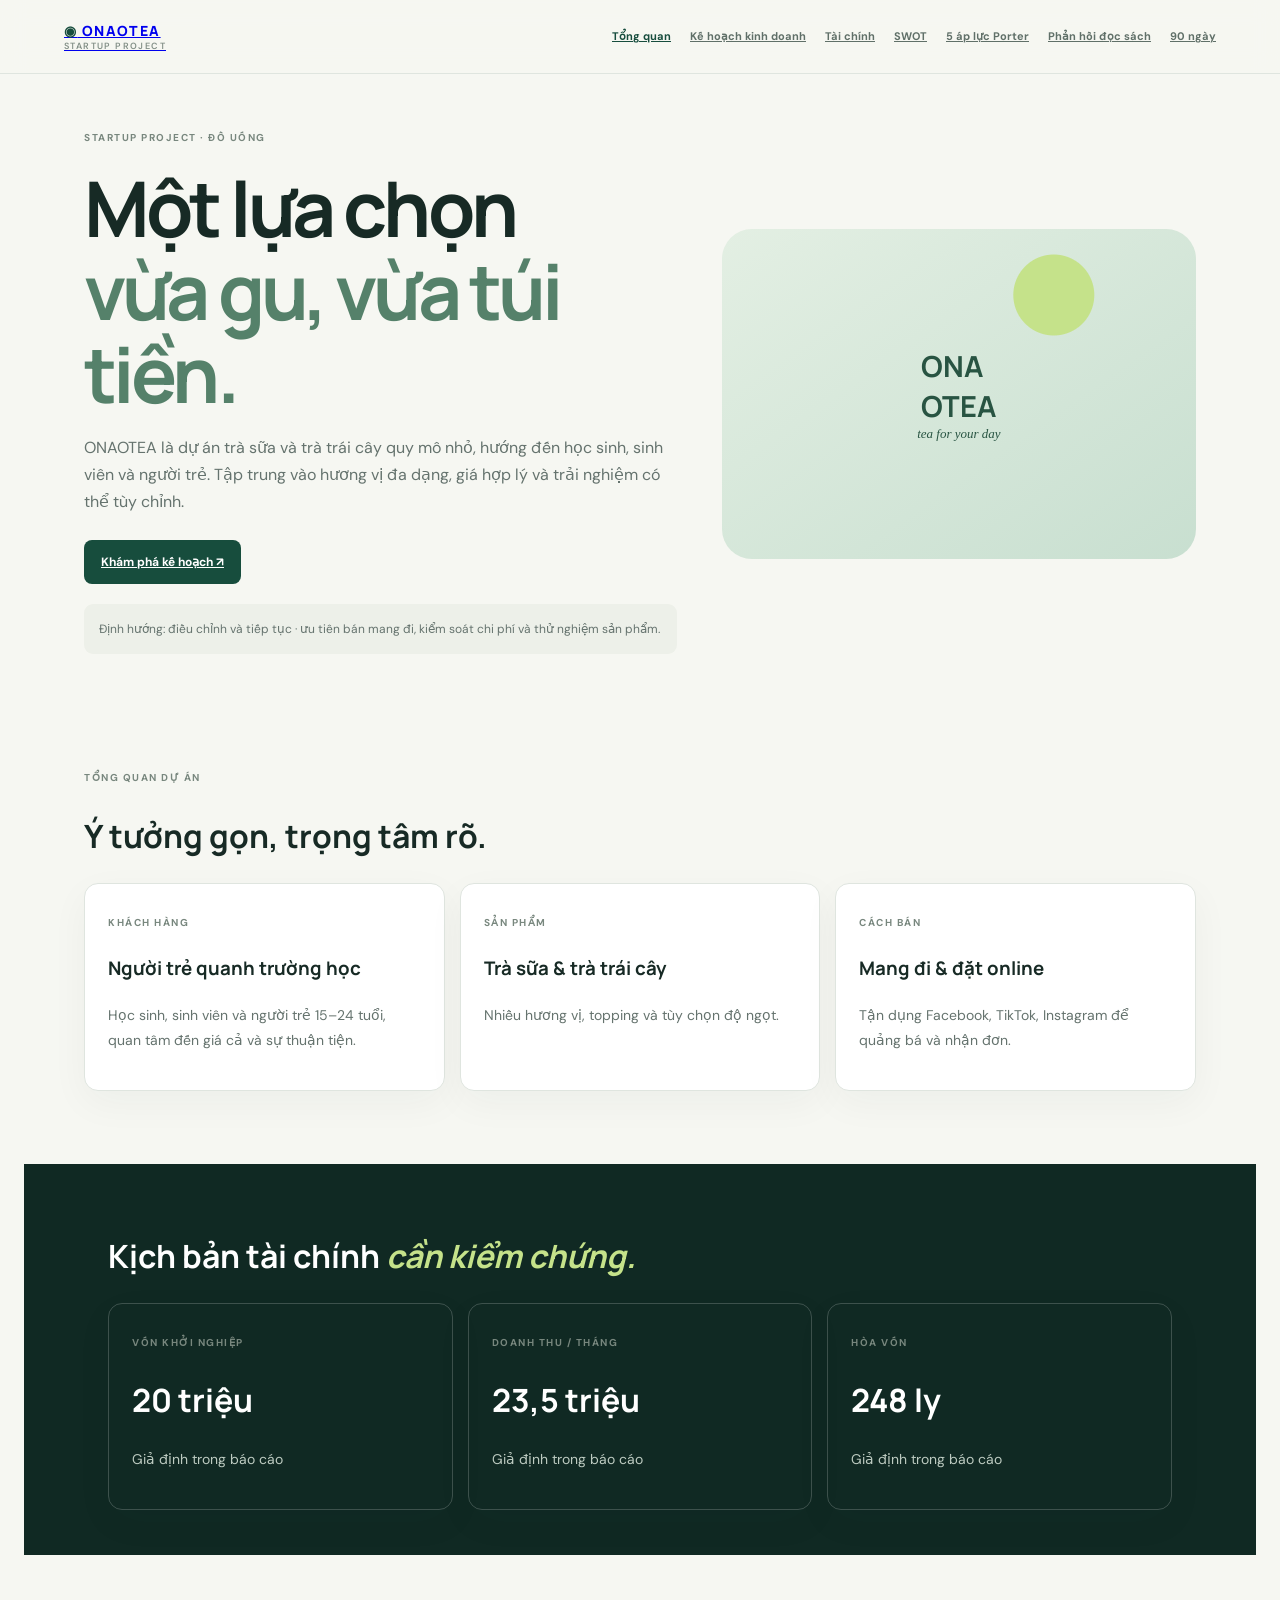
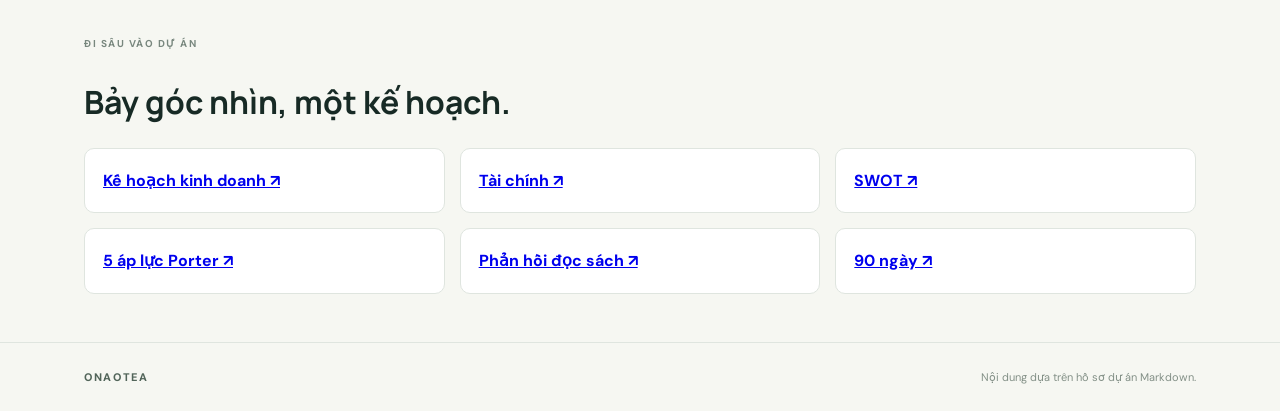
<file: index.html>
<!doctype html><html lang="vi"><head><meta charset="utf-8"><meta name="viewport" content="width=device-width,initial-scale=1"><title>index · ONAOTEA</title><link rel="stylesheet" href="style.css"></head><body><header><a class="brand" href="index.html">◉ ONAOTEA <small>STARTUP PROJECT</small></a><button onclick="document.body.classList.toggle('open')">☰</button><nav><a class="active" href="index.html">Tổng quan</a><a class="" href="business-plan.html">Kế hoạch kinh doanh</a><a class="" href="financial-analysis.html">Tài chính</a><a class="" href="swot.html">SWOT</a><a class="" href="five-forces.html">5 áp lực Porter</a><a class="" href="reflections.html">Phản hồi đọc sách</a><a class="" href="action-plan.html">90 ngày</a></nav></header><main><section class="hero"><div><small>STARTUP PROJECT · ĐỒ UỐNG</small><h1>Một lựa chọn<br><em>vừa gu, vừa túi tiền.</em></h1><p>ONAOTEA là dự án trà sữa và trà trái cây quy mô nhỏ, hướng đến học sinh, sinh viên và người trẻ. Tập trung vào hương vị đa dạng, giá hợp lý và trải nghiệm có thể tùy chỉnh.</p><a class="btn" href="business-plan.html">Khám phá kế hoạch ↗</a><p class="note">Định hướng: điều chỉnh và tiếp tục · ưu tiên bán mang đi, kiểm soát chi phí và thử nghiệm sản phẩm.</p></div><div class="cup"><b>ONA<br>OTEA</b><span>tea for your day</span></div></section><section><small>TỔNG QUAN DỰ ÁN</small><h2>Ý tưởng gọn, trọng tâm rõ.</h2><div class="grid"><article><small>KHÁCH HÀNG</small><h3>Người trẻ quanh trường học</h3><p>Học sinh, sinh viên và người trẻ 15–24 tuổi, quan tâm đến giá cả và sự thuận tiện.</p></article><article><small>SẢN PHẨM</small><h3>Trà sữa & trà trái cây</h3><p>Nhiều hương vị, topping và tùy chọn độ ngọt.</p></article><article><small>CÁCH BÁN</small><h3>Mang đi & đặt online</h3><p>Tận dụng Facebook, TikTok, Instagram để quảng bá và nhận đơn.</p></article></div></section><section class="dark"><h2>Kịch bản tài chính <em>cần kiểm chứng.</em></h2><div class="grid"><article><small>VỐN KHỞI NGHIỆP</small><h2>20 triệu</h2><p>Giả định trong báo cáo</p></article><article><small>DOANH THU / THÁNG</small><h2>23,5 triệu</h2><p>Giả định trong báo cáo</p></article><article><small>HÒA VỐN</small><h2>248 ly</h2><p>Giả định trong báo cáo</p></article></div></section><section><small>ĐI SÂU VÀO DỰ ÁN</small><h2>Bảy góc nhìn, một kế hoạch.</h2><div class="grid"><a class="tile" href="business-plan.html">Kế hoạch kinh doanh ↗</a><a class="tile" href="financial-analysis.html">Tài chính ↗</a><a class="tile" href="swot.html">SWOT ↗</a><a class="tile" href="five-forces.html">5 áp lực Porter ↗</a><a class="tile" href="reflections.html">Phản hồi đọc sách ↗</a><a class="tile" href="action-plan.html">90 ngày ↗</a></div></section></main><footer>ONAOTEA <span>Nội dung dựa trên hồ sơ dự án Markdown.</span></footer></body></html>
</file>
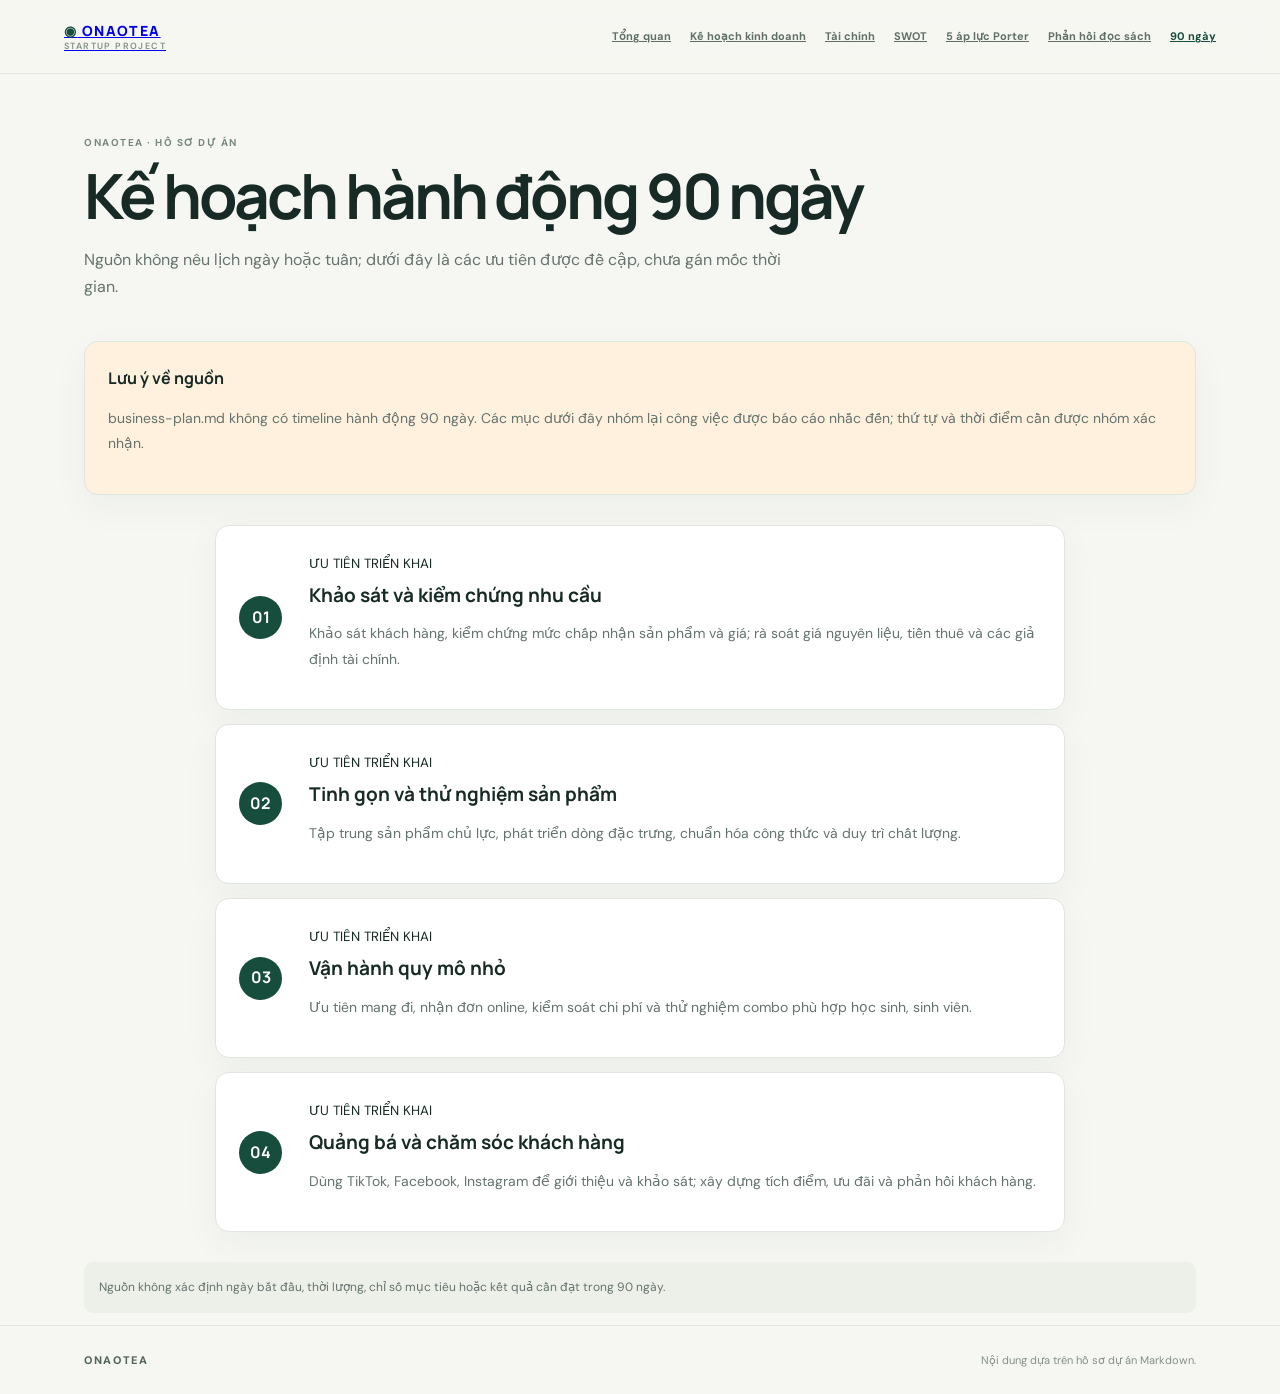
<file: action-plan.html>
<!doctype html><html lang="vi"><head><meta charset="utf-8"><meta name="viewport" content="width=device-width,initial-scale=1"><title>action plan · ONAOTEA</title><link rel="stylesheet" href="style.css"></head><body><header><a class="brand" href="index.html">◉ ONAOTEA <small>STARTUP PROJECT</small></a><button onclick="document.body.classList.toggle('open')">☰</button><nav><a class="" href="index.html">Tổng quan</a><a class="" href="business-plan.html">Kế hoạch kinh doanh</a><a class="" href="financial-analysis.html">Tài chính</a><a class="" href="swot.html">SWOT</a><a class="" href="five-forces.html">5 áp lực Porter</a><a class="" href="reflections.html">Phản hồi đọc sách</a><a class="active" href="action-plan.html">90 ngày</a></nav></header><main><div class="heading"><small>ONAOTEA · HỒ SƠ DỰ ÁN</small><h1>Kế hoạch hành động 90 ngày</h1><p>Nguồn không nêu lịch ngày hoặc tuần; dưới đây là các ưu tiên được đề cập, chưa gán mốc thời gian.</p></div><article class="notice"><b>Lưu ý về nguồn</b><p>business-plan.md không có timeline hành động 90 ngày. Các mục dưới đây nhóm lại công việc được báo cáo nhắc đến; thứ tự và thời điểm cần được nhóm xác nhận.</p></article><div class="timeline"><article><b class="num">01</b><div><small>ƯU TIÊN TRIỂN KHAI</small><h2>Khảo sát và kiểm chứng nhu cầu</h2><p>Khảo sát khách hàng, kiểm chứng mức chấp nhận sản phẩm và giá; rà soát giá nguyên liệu, tiền thuê và các giả định tài chính.</p></div></article><article><b class="num">02</b><div><small>ƯU TIÊN TRIỂN KHAI</small><h2>Tinh gọn và thử nghiệm sản phẩm</h2><p>Tập trung sản phẩm chủ lực, phát triển dòng đặc trưng, chuẩn hóa công thức và duy trì chất lượng.</p></div></article><article><b class="num">03</b><div><small>ƯU TIÊN TRIỂN KHAI</small><h2>Vận hành quy mô nhỏ</h2><p>Ưu tiên mang đi, nhận đơn online, kiểm soát chi phí và thử nghiệm combo phù hợp học sinh, sinh viên.</p></div></article><article><b class="num">04</b><div><small>ƯU TIÊN TRIỂN KHAI</small><h2>Quảng bá và chăm sóc khách hàng</h2><p>Dùng TikTok, Facebook, Instagram để giới thiệu và khảo sát; xây dựng tích điểm, ưu đãi và phản hồi khách hàng.</p></div></article></div><p class="note">Nguồn không xác định ngày bắt đầu, thời lượng, chỉ số mục tiêu hoặc kết quả cần đạt trong 90 ngày.</p></main><footer>ONAOTEA <span>Nội dung dựa trên hồ sơ dự án Markdown.</span></footer></body></html>
</file>
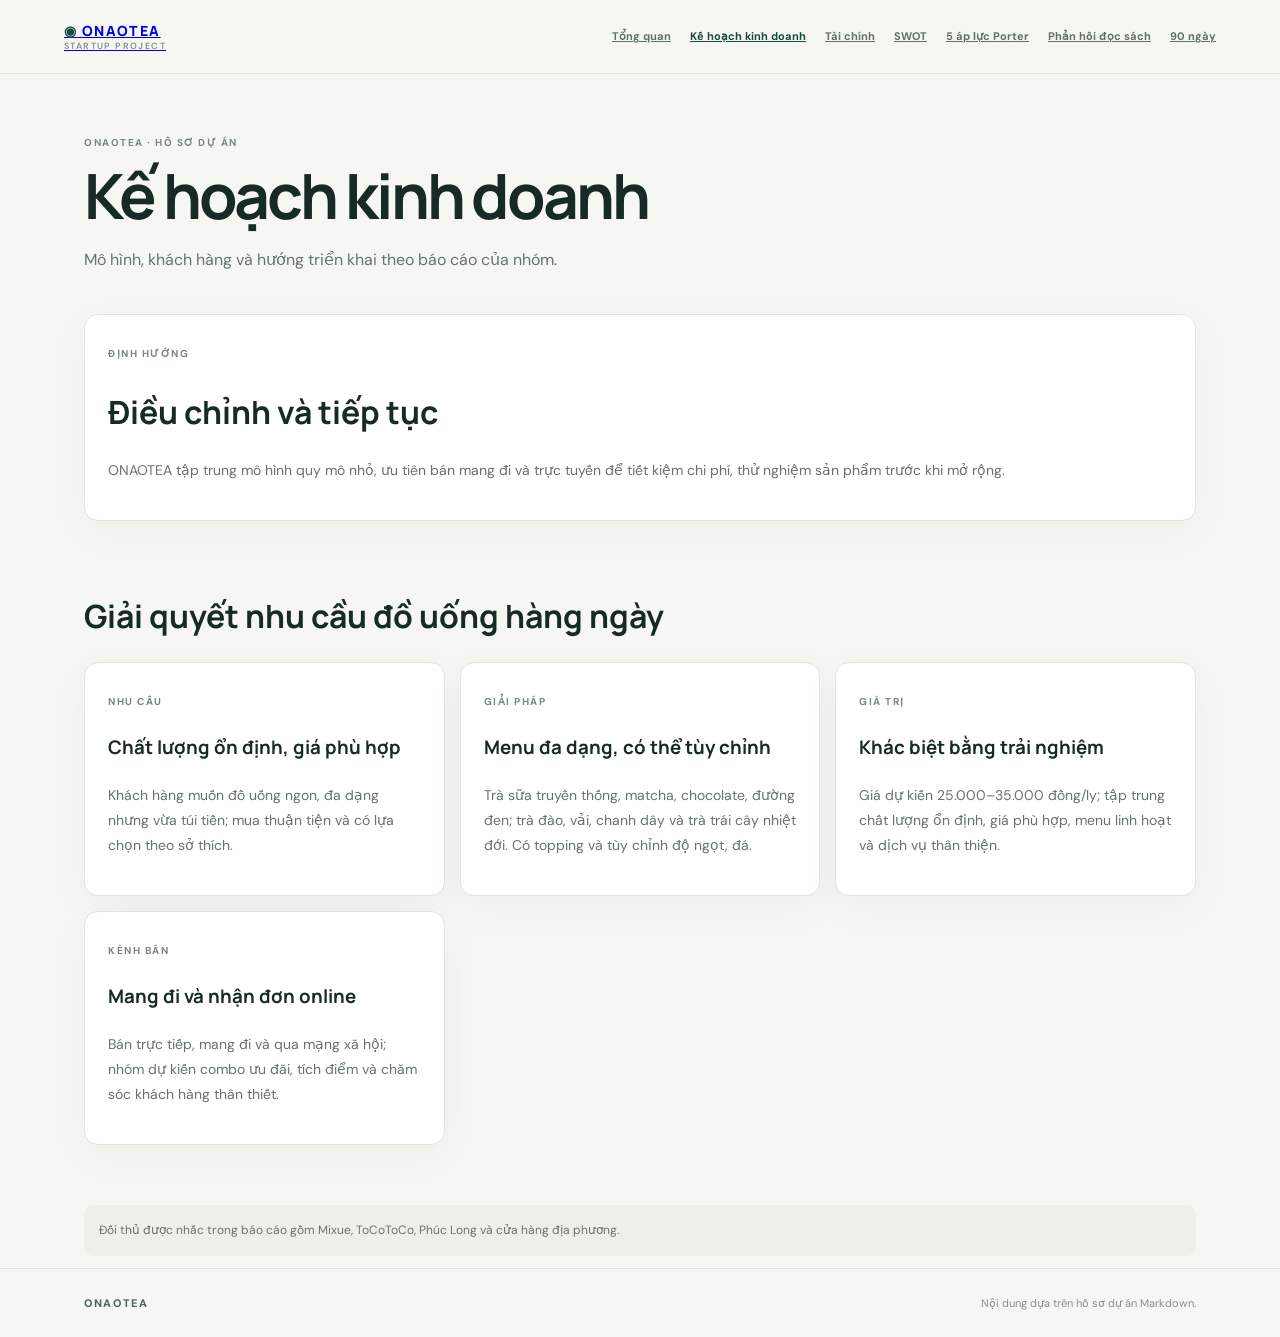
<file: business-plan.html>
<!doctype html><html lang="vi"><head><meta charset="utf-8"><meta name="viewport" content="width=device-width,initial-scale=1"><title>business plan · ONAOTEA</title><link rel="stylesheet" href="style.css"></head><body><header><a class="brand" href="index.html">◉ ONAOTEA <small>STARTUP PROJECT</small></a><button onclick="document.body.classList.toggle('open')">☰</button><nav><a class="" href="index.html">Tổng quan</a><a class="active" href="business-plan.html">Kế hoạch kinh doanh</a><a class="" href="financial-analysis.html">Tài chính</a><a class="" href="swot.html">SWOT</a><a class="" href="five-forces.html">5 áp lực Porter</a><a class="" href="reflections.html">Phản hồi đọc sách</a><a class="" href="action-plan.html">90 ngày</a></nav></header><main><div class="heading"><small>ONAOTEA · HỒ SƠ DỰ ÁN</small><h1>Kế hoạch kinh doanh</h1><p>Mô hình, khách hàng và hướng triển khai theo báo cáo của nhóm.</p></div><article><small>ĐỊNH HƯỚNG</small><h2>Điều chỉnh và tiếp tục</h2><p>ONAOTEA tập trung mô hình quy mô nhỏ, ưu tiên bán mang đi và trực tuyến để tiết kiệm chi phí, thử nghiệm sản phẩm trước khi mở rộng.</p></article><section><h2>Giải quyết nhu cầu đồ uống hàng ngày</h2><div class="grid"><article><small>NHU CẦU</small><h3>Chất lượng ổn định, giá phù hợp</h3><p>Khách hàng muốn đồ uống ngon, đa dạng nhưng vừa túi tiền; mua thuận tiện và có lựa chọn theo sở thích.</p></article><article><small>GIẢI PHÁP</small><h3>Menu đa dạng, có thể tùy chỉnh</h3><p>Trà sữa truyền thống, matcha, chocolate, đường đen; trà đào, vải, chanh dây và trà trái cây nhiệt đới. Có topping và tùy chỉnh độ ngọt, đá.</p></article><article><small>GIÁ TRỊ</small><h3>Khác biệt bằng trải nghiệm</h3><p>Giá dự kiến 25.000–35.000 đồng/ly; tập trung chất lượng ổn định, giá phù hợp, menu linh hoạt và dịch vụ thân thiện.</p></article><article><small>KÊNH BÁN</small><h3>Mang đi và nhận đơn online</h3><p>Bán trực tiếp, mang đi và qua mạng xã hội; nhóm dự kiến combo ưu đãi, tích điểm và chăm sóc khách hàng thân thiết.</p></article></div></section><p class="note">Đối thủ được nhắc trong báo cáo gồm Mixue, ToCoToCo, Phúc Long và cửa hàng địa phương.</p></main><footer>ONAOTEA <span>Nội dung dựa trên hồ sơ dự án Markdown.</span></footer></body></html>
</file>
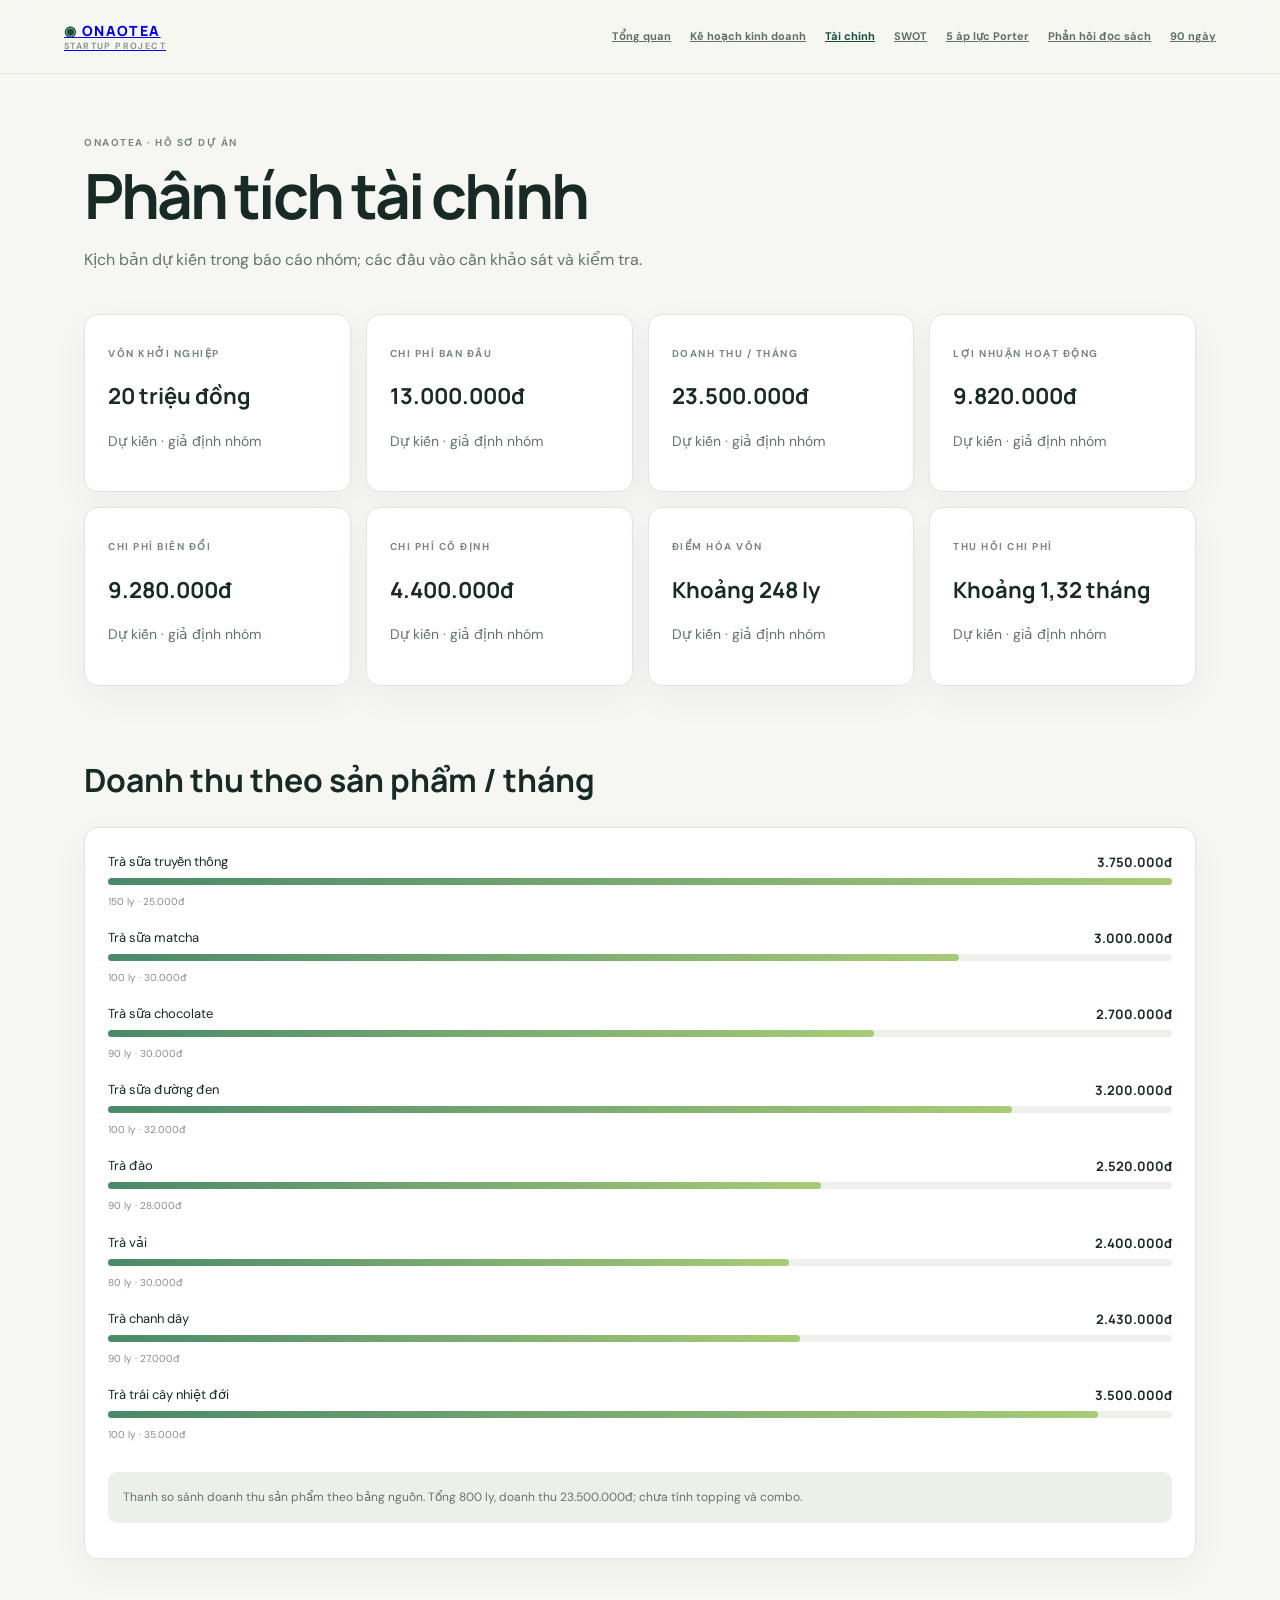
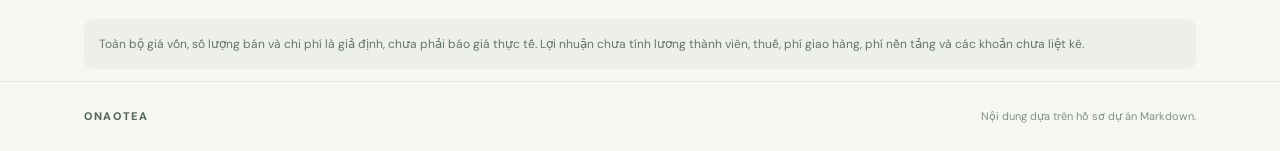
<file: financial-analysis.html>
<!doctype html><html lang="vi"><head><meta charset="utf-8"><meta name="viewport" content="width=device-width,initial-scale=1"><title>financial analysis · ONAOTEA</title><link rel="stylesheet" href="style.css"></head><body><header><a class="brand" href="index.html">◉ ONAOTEA <small>STARTUP PROJECT</small></a><button onclick="document.body.classList.toggle('open')">☰</button><nav><a class="" href="index.html">Tổng quan</a><a class="" href="business-plan.html">Kế hoạch kinh doanh</a><a class="active" href="financial-analysis.html">Tài chính</a><a class="" href="swot.html">SWOT</a><a class="" href="five-forces.html">5 áp lực Porter</a><a class="" href="reflections.html">Phản hồi đọc sách</a><a class="" href="action-plan.html">90 ngày</a></nav></header><main><div class="heading"><small>ONAOTEA · HỒ SƠ DỰ ÁN</small><h1>Phân tích tài chính</h1><p>Kịch bản dự kiến trong báo cáo nhóm; các đầu vào cần khảo sát và kiểm tra.</p></div><div class="grid metrics"><article><small>VỐN KHỞI NGHIỆP</small><h2>20 triệu đồng</h2><p>Dự kiến · giả định nhóm</p></article><article><small>CHI PHÍ BAN ĐẦU</small><h2>13.000.000đ</h2><p>Dự kiến · giả định nhóm</p></article><article><small>DOANH THU / THÁNG</small><h2>23.500.000đ</h2><p>Dự kiến · giả định nhóm</p></article><article><small>LỢI NHUẬN HOẠT ĐỘNG</small><h2>9.820.000đ</h2><p>Dự kiến · giả định nhóm</p></article><article><small>CHI PHÍ BIẾN ĐỔI</small><h2>9.280.000đ</h2><p>Dự kiến · giả định nhóm</p></article><article><small>CHI PHÍ CỐ ĐỊNH</small><h2>4.400.000đ</h2><p>Dự kiến · giả định nhóm</p></article><article><small>ĐIỂM HÒA VỐN</small><h2>Khoảng 248 ly</h2><p>Dự kiến · giả định nhóm</p></article><article><small>THU HỒI CHI PHÍ</small><h2>Khoảng 1,32 tháng</h2><p>Dự kiến · giả định nhóm</p></article></div><section><h2>Doanh thu theo sản phẩm / tháng</h2><div class="chart"><label>Trà sữa truyền thống <b>3.750.000đ</b><i><u style="width:100%"></u></i><small>150 ly · 25.000đ</small></label><label>Trà sữa matcha <b>3.000.000đ</b><i><u style="width:80%"></u></i><small>100 ly · 30.000đ</small></label><label>Trà sữa chocolate <b>2.700.000đ</b><i><u style="width:72%"></u></i><small>90 ly · 30.000đ</small></label><label>Trà sữa đường đen <b>3.200.000đ</b><i><u style="width:85%"></u></i><small>100 ly · 32.000đ</small></label><label>Trà đào <b>2.520.000đ</b><i><u style="width:67%"></u></i><small>90 ly · 28.000đ</small></label><label>Trà vải <b>2.400.000đ</b><i><u style="width:64%"></u></i><small>80 ly · 30.000đ</small></label><label>Trà chanh dây <b>2.430.000đ</b><i><u style="width:65%"></u></i><small>90 ly · 27.000đ</small></label><label>Trà trái cây nhiệt đới <b>3.500.000đ</b><i><u style="width:93%"></u></i><small>100 ly · 35.000đ</small></label><p class="note">Thanh so sánh doanh thu sản phẩm theo bảng nguồn. Tổng 800 ly, doanh thu 23.500.000đ; chưa tính topping và combo.</p></div></section><p class="note">Toàn bộ giá vốn, số lượng bán và chi phí là giả định, chưa phải báo giá thực tế. Lợi nhuận chưa tính lương thành viên, thuế, phí giao hàng, phí nền tảng và các khoản chưa liệt kê.</p></main><footer>ONAOTEA <span>Nội dung dựa trên hồ sơ dự án Markdown.</span></footer></body></html>
</file>
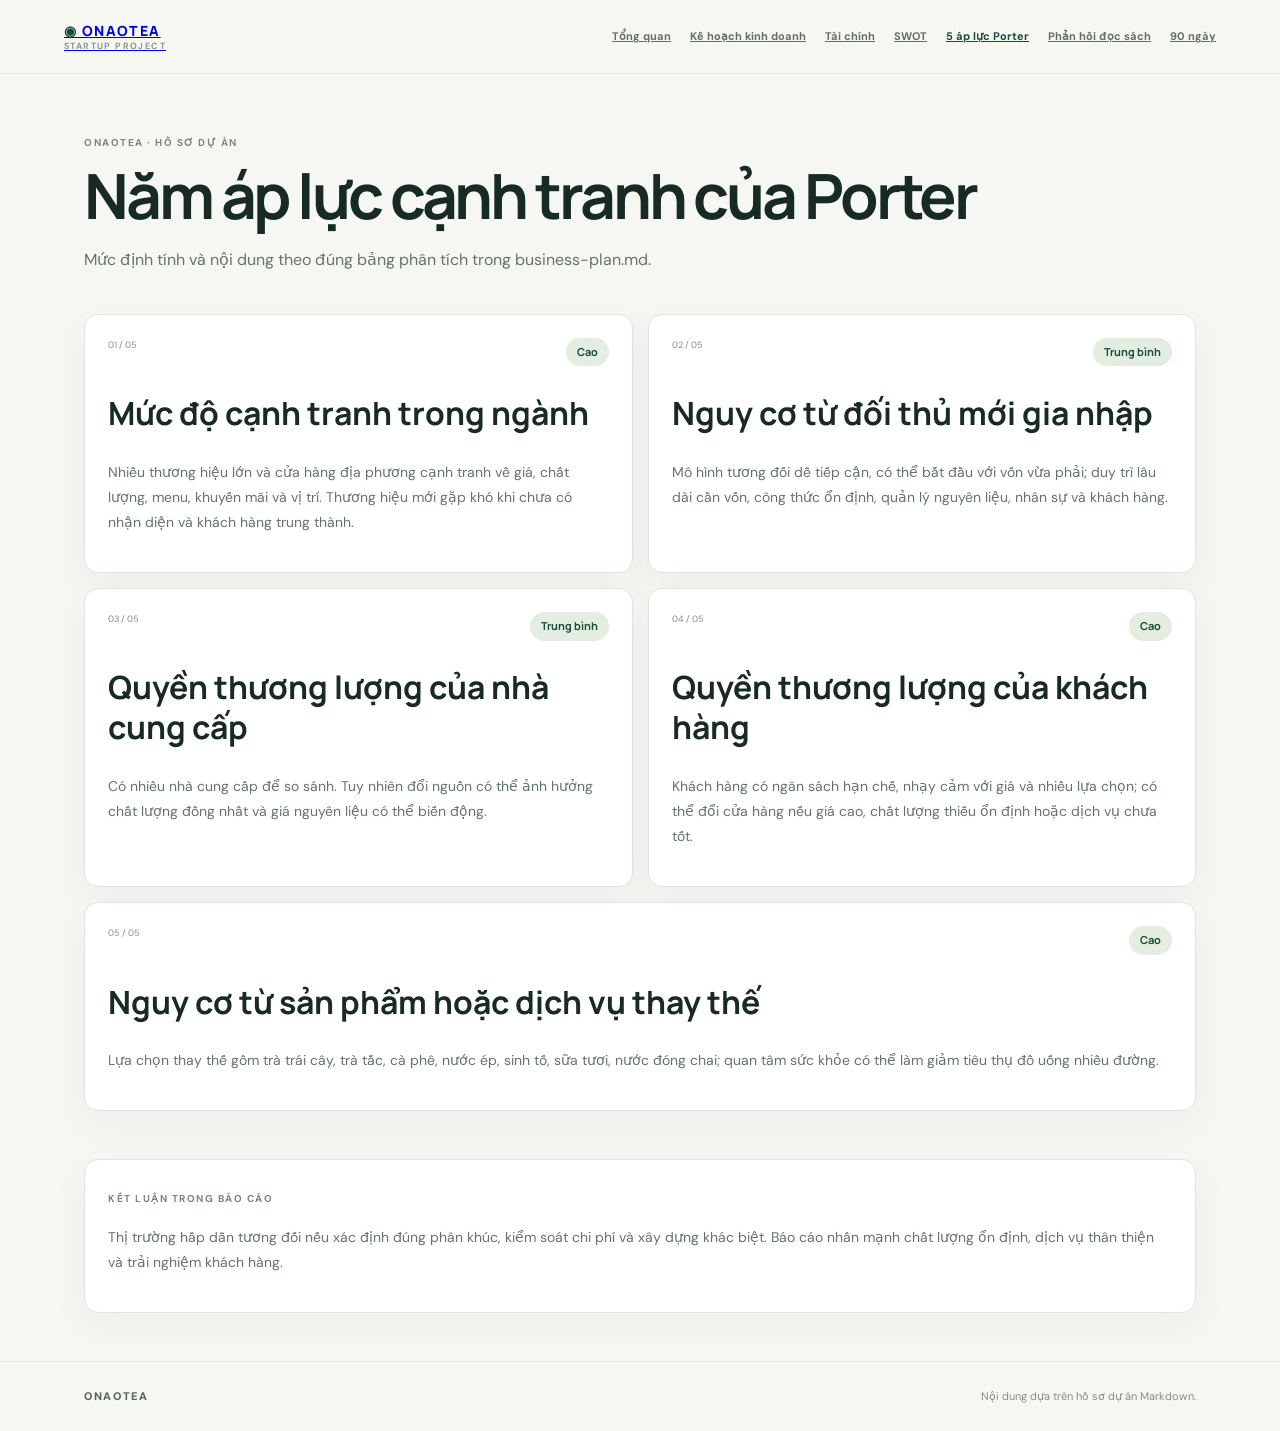
<file: five-forces.html>
<!doctype html><html lang="vi"><head><meta charset="utf-8"><meta name="viewport" content="width=device-width,initial-scale=1"><title>five forces · ONAOTEA</title><link rel="stylesheet" href="style.css"></head><body><header><a class="brand" href="index.html">◉ ONAOTEA <small>STARTUP PROJECT</small></a><button onclick="document.body.classList.toggle('open')">☰</button><nav><a class="" href="index.html">Tổng quan</a><a class="" href="business-plan.html">Kế hoạch kinh doanh</a><a class="" href="financial-analysis.html">Tài chính</a><a class="" href="swot.html">SWOT</a><a class="active" href="five-forces.html">5 áp lực Porter</a><a class="" href="reflections.html">Phản hồi đọc sách</a><a class="" href="action-plan.html">90 ngày</a></nav></header><main><div class="heading"><small>ONAOTEA · HỒ SƠ DỰ ÁN</small><h1>Năm áp lực cạnh tranh của Porter</h1><p>Mức định tính và nội dung theo đúng bảng phân tích trong business-plan.md.</p></div><div class="grid forces"><article><div class="line"><small>01 / 05</small><b class="level">Cao</b></div><h2>Mức độ cạnh tranh trong ngành</h2><p>Nhiều thương hiệu lớn và cửa hàng địa phương cạnh tranh về giá, chất lượng, menu, khuyến mãi và vị trí. Thương hiệu mới gặp khó khi chưa có nhận diện và khách hàng trung thành.</p></article><article><div class="line"><small>02 / 05</small><b class="level">Trung bình</b></div><h2>Nguy cơ từ đối thủ mới gia nhập</h2><p>Mô hình tương đối dễ tiếp cận, có thể bắt đầu với vốn vừa phải; duy trì lâu dài cần vốn, công thức ổn định, quản lý nguyên liệu, nhân sự và khách hàng.</p></article><article><div class="line"><small>03 / 05</small><b class="level">Trung bình</b></div><h2>Quyền thương lượng của nhà cung cấp</h2><p>Có nhiều nhà cung cấp để so sánh. Tuy nhiên đổi nguồn có thể ảnh hưởng chất lượng đồng nhất và giá nguyên liệu có thể biến động.</p></article><article><div class="line"><small>04 / 05</small><b class="level">Cao</b></div><h2>Quyền thương lượng của khách hàng</h2><p>Khách hàng có ngân sách hạn chế, nhạy cảm với giá và nhiều lựa chọn; có thể đổi cửa hàng nếu giá cao, chất lượng thiếu ổn định hoặc dịch vụ chưa tốt.</p></article><article><div class="line"><small>05 / 05</small><b class="level">Cao</b></div><h2>Nguy cơ từ sản phẩm hoặc dịch vụ thay thế</h2><p>Lựa chọn thay thế gồm trà trái cây, trà tắc, cà phê, nước ép, sinh tố, sữa tươi, nước đóng chai; quan tâm sức khỏe có thể làm giảm tiêu thụ đồ uống nhiều đường.</p></article></div><section><article><small>KẾT LUẬN TRONG BÁO CÁO</small><p>Thị trường hấp dẫn tương đối nếu xác định đúng phân khúc, kiểm soát chi phí và xây dựng khác biệt. Báo cáo nhấn mạnh chất lượng ổn định, dịch vụ thân thiện và trải nghiệm khách hàng.</p></article></section></main><footer>ONAOTEA <span>Nội dung dựa trên hồ sơ dự án Markdown.</span></footer></body></html>
</file>
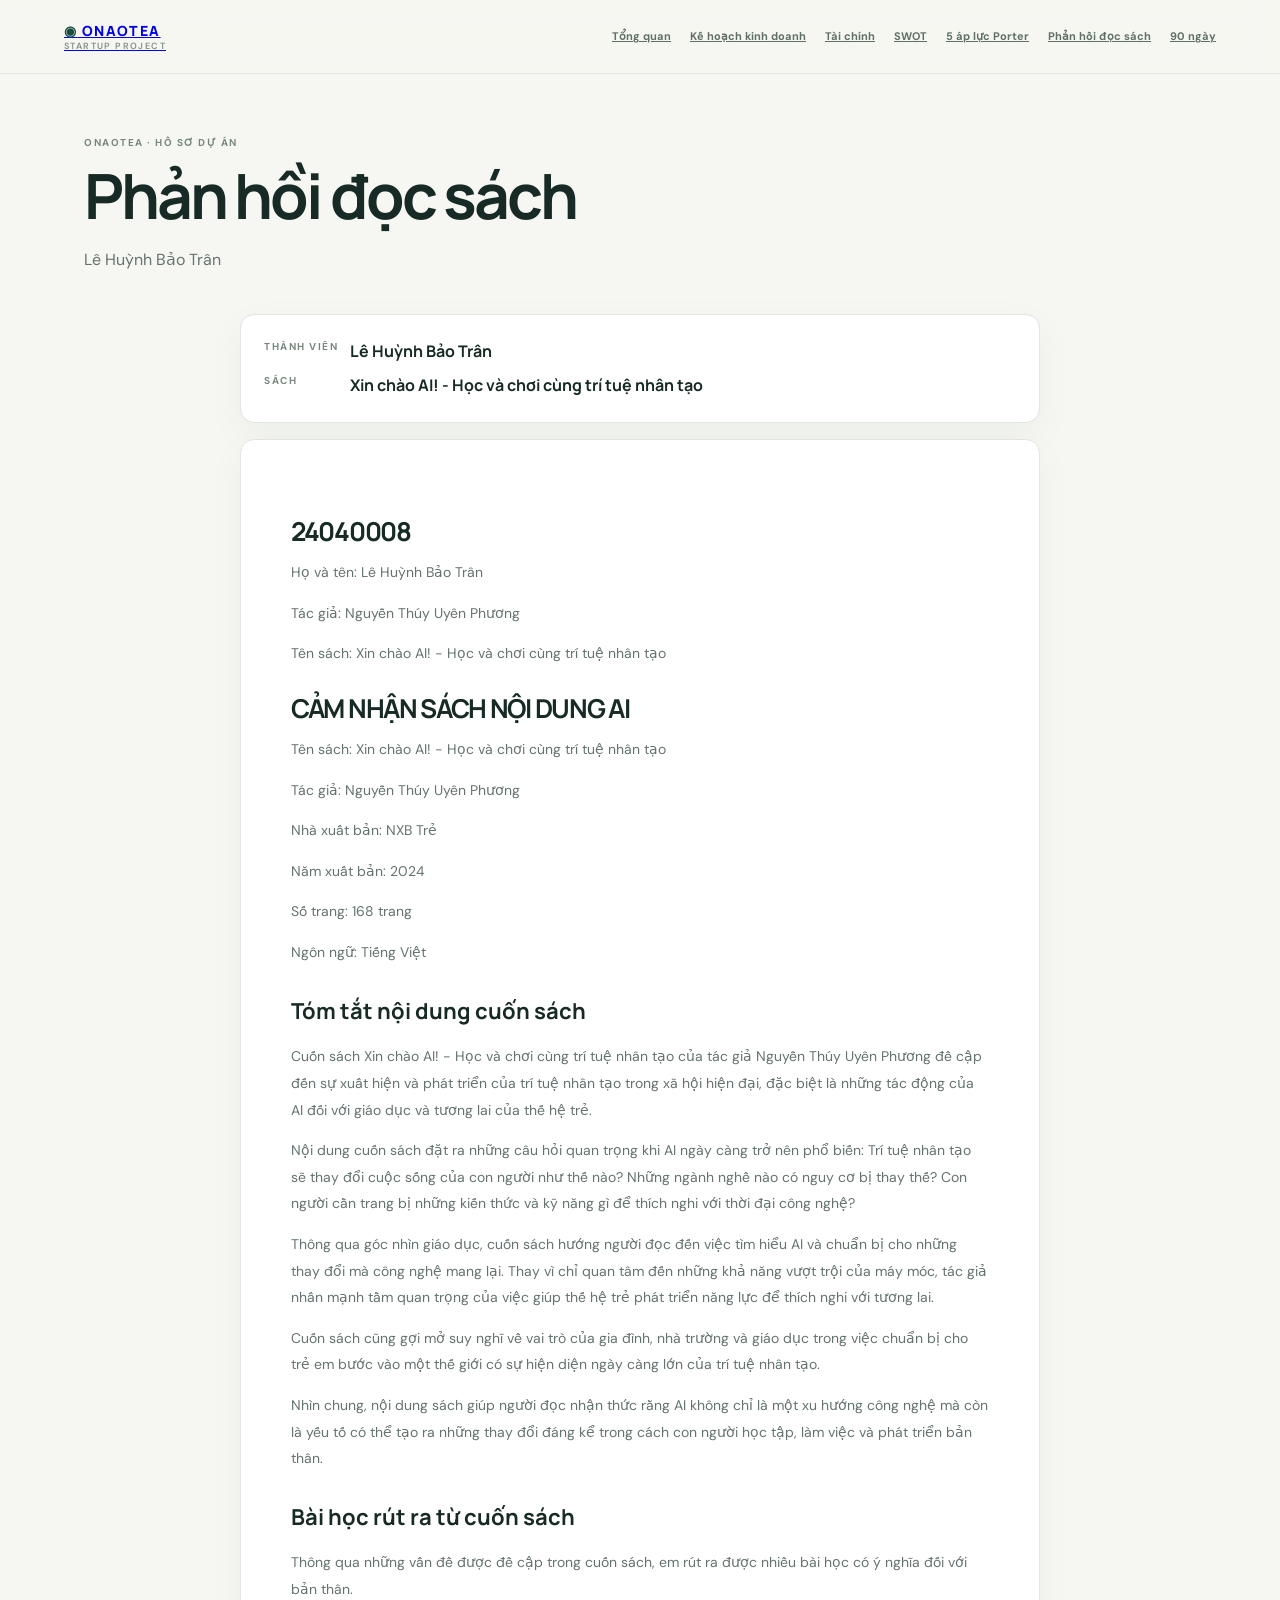
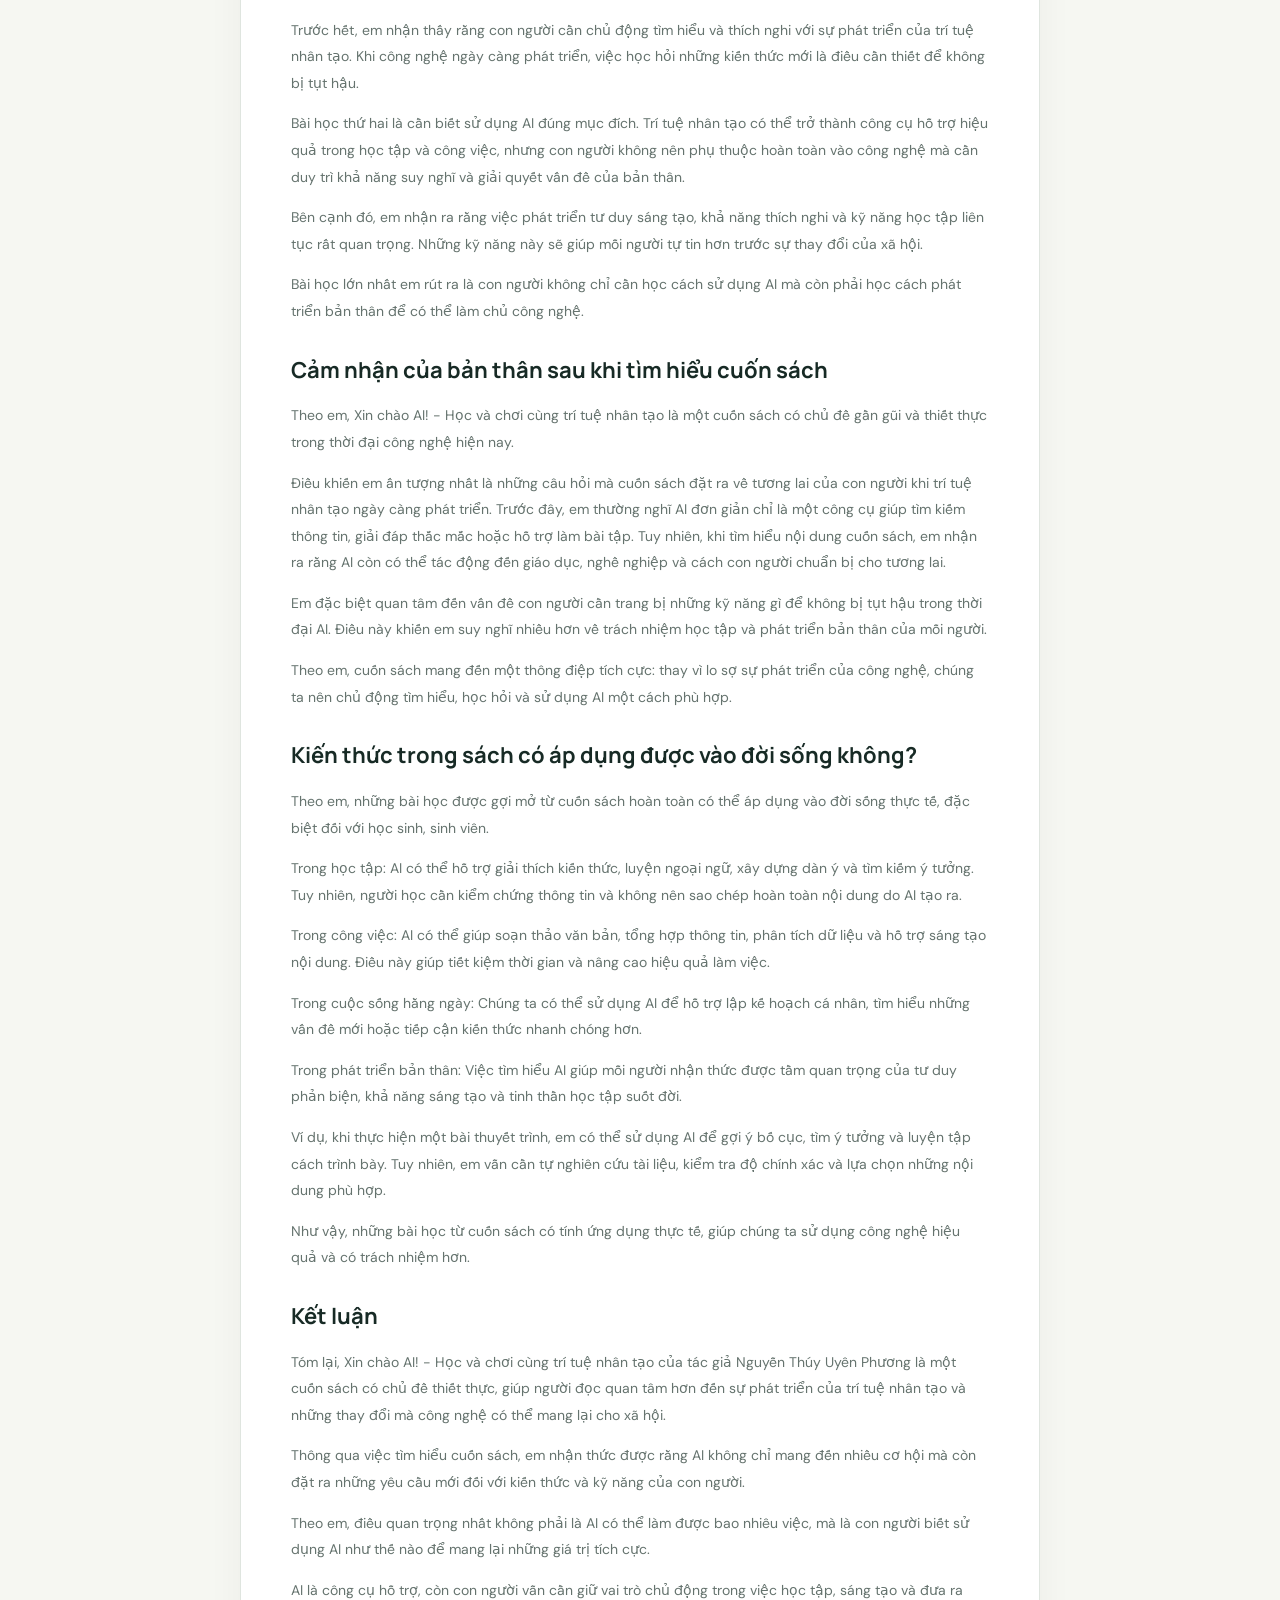
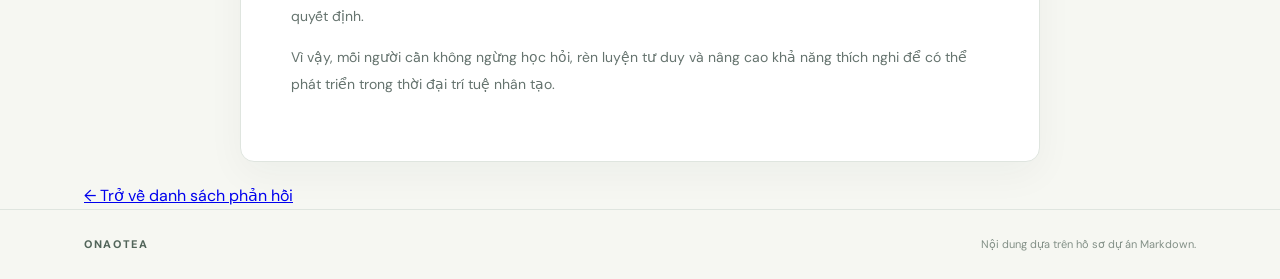
<file: reflection-24040008.html>
<!doctype html><html lang="vi"><head><meta charset="utf-8"><meta name="viewport" content="width=device-width,initial-scale=1"><title>reflection 24040008 · ONAOTEA</title><link rel="stylesheet" href="style.css"></head><body><header><a class="brand" href="index.html">◉ ONAOTEA <small>STARTUP PROJECT</small></a><button onclick="document.body.classList.toggle('open')">☰</button><nav><a class="" href="index.html">Tổng quan</a><a class="" href="business-plan.html">Kế hoạch kinh doanh</a><a class="" href="financial-analysis.html">Tài chính</a><a class="" href="swot.html">SWOT</a><a class="" href="five-forces.html">5 áp lực Porter</a><a class="" href="reflections.html">Phản hồi đọc sách</a><a class="" href="action-plan.html">90 ngày</a></nav></header><main><div class="heading"><small>ONAOTEA · HỒ SƠ DỰ ÁN</small><h1>Phản hồi đọc sách</h1><p>Lê Huỳnh Bảo Trân</p></div><article class="meta"><small>THÀNH VIÊN</small><b>Lê Huỳnh Bảo Trân</b><small>SÁCH</small><b>Xin chào AI! - Học và chơi cùng trí tuệ nhân tạo</b></article><article class="reading"><h1>24040008</h1>

<p>Họ và tên: Lê Huỳnh Bảo Trân</p>
<p>Tác giả: Nguyễn Thúy Uyên Phương</p>
<p>Tên sách: Xin chào AI! - Học và chơi cùng trí tuệ nhân tạo</p>

<h1>CẢM NHẬN SÁCH NỘI DUNG AI</h1>

<p>Tên sách: Xin chào AI! - Học và chơi cùng trí tuệ nhân tạo</p>

<p>Tác giả: Nguyễn Thúy Uyên Phương</p>

<p>Nhà xuất bản: NXB Trẻ</p>

<p>Năm xuất bản: 2024</p>

<p>Số trang: 168 trang</p>

<p>Ngôn ngữ: Tiếng Việt</p>

<h2>Tóm tắt nội dung cuốn sách</h2>

<p>Cuốn sách Xin chào AI! - Học và chơi cùng trí tuệ nhân tạo của tác giả Nguyễn Thúy Uyên Phương đề cập đến sự xuất hiện và phát triển của trí tuệ nhân tạo trong xã hội hiện đại, đặc biệt là những tác động của AI đối với giáo dục và tương lai của thế hệ trẻ.</p>

<p>Nội dung cuốn sách đặt ra những câu hỏi quan trọng khi AI ngày càng trở nên phổ biến: Trí tuệ nhân tạo sẽ thay đổi cuộc sống của con người như thế nào? Những ngành nghề nào có nguy cơ bị thay thế? Con người cần trang bị những kiến thức và kỹ năng gì để thích nghi với thời đại công nghệ?</p>

<p>Thông qua góc nhìn giáo dục, cuốn sách hướng người đọc đến việc tìm hiểu AI và chuẩn bị cho những thay đổi mà công nghệ mang lại. Thay vì chỉ quan tâm đến những khả năng vượt trội của máy móc, tác giả nhấn mạnh tầm quan trọng của việc giúp thế hệ trẻ phát triển năng lực để thích nghi với tương lai.</p>

<p>Cuốn sách cũng gợi mở suy nghĩ về vai trò của gia đình, nhà trường và giáo dục trong việc chuẩn bị cho trẻ em bước vào một thế giới có sự hiện diện ngày càng lớn của trí tuệ nhân tạo.</p>

<p>Nhìn chung, nội dung sách giúp người đọc nhận thức rằng AI không chỉ là một xu hướng công nghệ mà còn là yếu tố có thể tạo ra những thay đổi đáng kể trong cách con người học tập, làm việc và phát triển bản thân.</p>

<h2>Bài học rút ra từ cuốn sách</h2>

<p>Thông qua những vấn đề được đề cập trong cuốn sách, em rút ra được nhiều bài học có ý nghĩa đối với bản thân.</p>

<p>Trước hết, em nhận thấy rằng con người cần chủ động tìm hiểu và thích nghi với sự phát triển của trí tuệ nhân tạo. Khi công nghệ ngày càng phát triển, việc học hỏi những kiến thức mới là điều cần thiết để không bị tụt hậu.</p>

<p>Bài học thứ hai là cần biết sử dụng AI đúng mục đích. Trí tuệ nhân tạo có thể trở thành công cụ hỗ trợ hiệu quả trong học tập và công việc, nhưng con người không nên phụ thuộc hoàn toàn vào công nghệ mà cần duy trì khả năng suy nghĩ và giải quyết vấn đề của bản thân.</p>

<p>Bên cạnh đó, em nhận ra rằng việc phát triển tư duy sáng tạo, khả năng thích nghi và kỹ năng học tập liên tục rất quan trọng. Những kỹ năng này sẽ giúp mỗi người tự tin hơn trước sự thay đổi của xã hội.</p>

<p>Bài học lớn nhất em rút ra là con người không chỉ cần học cách sử dụng AI mà còn phải học cách phát triển bản thân để có thể làm chủ công nghệ.</p>

<h2>Cảm nhận của bản thân sau khi tìm hiểu cuốn sách</h2>

<p>Theo em, Xin chào AI! - Học và chơi cùng trí tuệ nhân tạo là một cuốn sách có chủ đề gần gũi và thiết thực trong thời đại công nghệ hiện nay.</p>

<p>Điều khiến em ấn tượng nhất là những câu hỏi mà cuốn sách đặt ra về tương lai của con người khi trí tuệ nhân tạo ngày càng phát triển. Trước đây, em thường nghĩ AI đơn giản chỉ là một công cụ giúp tìm kiếm thông tin, giải đáp thắc mắc hoặc hỗ trợ làm bài tập. Tuy nhiên, khi tìm hiểu nội dung cuốn sách, em nhận ra rằng AI còn có thể tác động đến giáo dục, nghề nghiệp và cách con người chuẩn bị cho tương lai.</p>

<p>Em đặc biệt quan tâm đến vấn đề con người cần trang bị những kỹ năng gì để không bị tụt hậu trong thời đại AI. Điều này khiến em suy nghĩ nhiều hơn về trách nhiệm học tập và phát triển bản thân của mỗi người.</p>

<p>Theo em, cuốn sách mang đến một thông điệp tích cực: thay vì lo sợ sự phát triển của công nghệ, chúng ta nên chủ động tìm hiểu, học hỏi và sử dụng AI một cách phù hợp.</p>

<h2>Kiến thức trong sách có áp dụng được vào đời sống không?</h2>

<p>Theo em, những bài học được gợi mở từ cuốn sách hoàn toàn có thể áp dụng vào đời sống thực tế, đặc biệt đối với học sinh, sinh viên.</p>

<p>Trong học tập: AI có thể hỗ trợ giải thích kiến thức, luyện ngoại ngữ, xây dựng dàn ý và tìm kiếm ý tưởng. Tuy nhiên, người học cần kiểm chứng thông tin và không nên sao chép hoàn toàn nội dung do AI tạo ra.</p>

<p>Trong công việc: AI có thể giúp soạn thảo văn bản, tổng hợp thông tin, phân tích dữ liệu và hỗ trợ sáng tạo nội dung. Điều này giúp tiết kiệm thời gian và nâng cao hiệu quả làm việc.</p>

<p>Trong cuộc sống hằng ngày: Chúng ta có thể sử dụng AI để hỗ trợ lập kế hoạch cá nhân, tìm hiểu những vấn đề mới hoặc tiếp cận kiến thức nhanh chóng hơn.</p>

<p>Trong phát triển bản thân: Việc tìm hiểu AI giúp mỗi người nhận thức được tầm quan trọng của tư duy phản biện, khả năng sáng tạo và tinh thần học tập suốt đời.</p>

<p>Ví dụ, khi thực hiện một bài thuyết trình, em có thể sử dụng AI để gợi ý bố cục, tìm ý tưởng và luyện tập cách trình bày. Tuy nhiên, em vẫn cần tự nghiên cứu tài liệu, kiểm tra độ chính xác và lựa chọn những nội dung phù hợp.</p>

<p>Như vậy, những bài học từ cuốn sách có tính ứng dụng thực tế, giúp chúng ta sử dụng công nghệ hiệu quả và có trách nhiệm hơn.</p>

<h2>Kết luận</h2>

<p>Tóm lại, Xin chào AI! - Học và chơi cùng trí tuệ nhân tạo của tác giả Nguyễn Thúy Uyên Phương là một cuốn sách có chủ đề thiết thực, giúp người đọc quan tâm hơn đến sự phát triển của trí tuệ nhân tạo và những thay đổi mà công nghệ có thể mang lại cho xã hội.</p>

<p>Thông qua việc tìm hiểu cuốn sách, em nhận thức được rằng AI không chỉ mang đến nhiều cơ hội mà còn đặt ra những yêu cầu mới đối với kiến thức và kỹ năng của con người.</p>

<p>Theo em, điều quan trọng nhất không phải là AI có thể làm được bao nhiêu việc, mà là con người biết sử dụng AI như thế nào để mang lại những giá trị tích cực.</p>

<p>AI là công cụ hỗ trợ, còn con người vẫn cần giữ vai trò chủ động trong việc học tập, sáng tạo và đưa ra quyết định.</p>

<p>Vì vậy, mỗi người cần không ngừng học hỏi, rèn luyện tư duy và nâng cao khả năng thích nghi để có thể phát triển trong thời đại trí tuệ nhân tạo.</p></article><a href="reflections.html">← Trở về danh sách phản hồi</a></main><footer>ONAOTEA <span>Nội dung dựa trên hồ sơ dự án Markdown.</span></footer></body></html>
</file>
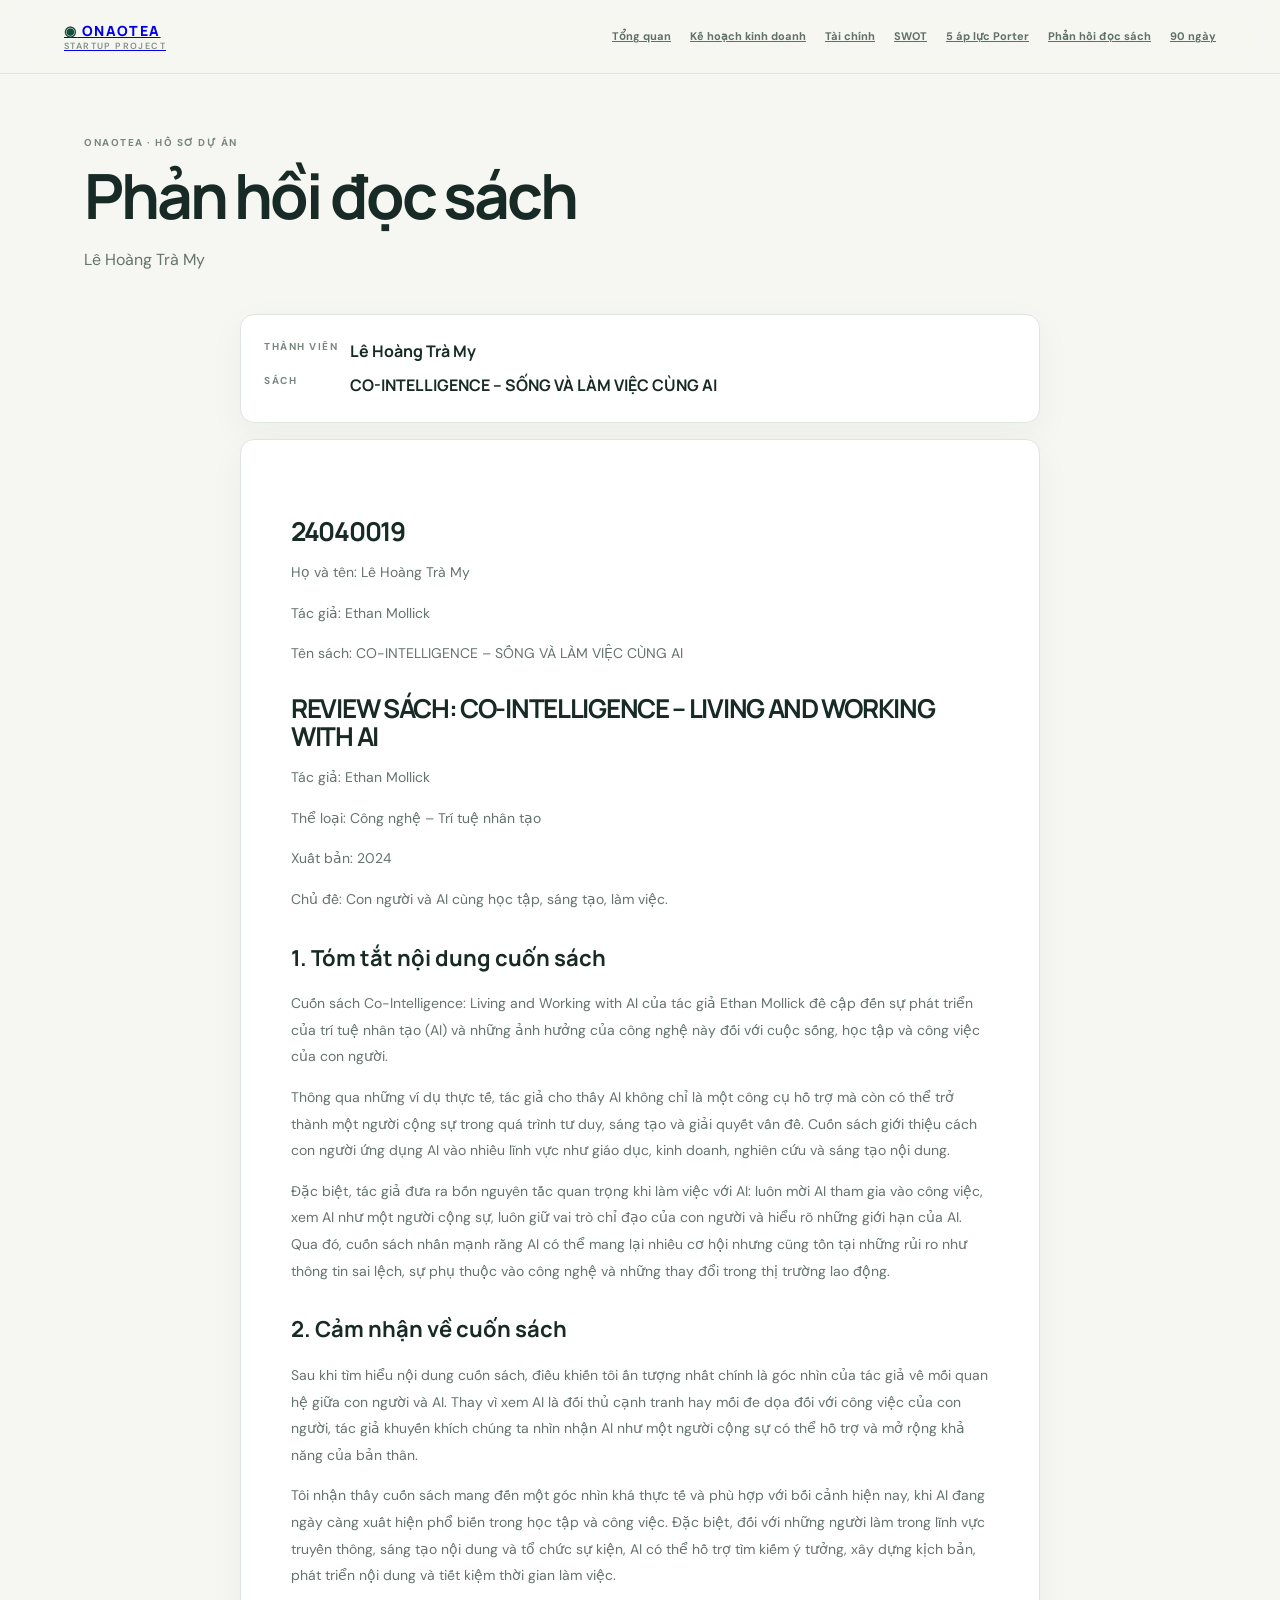
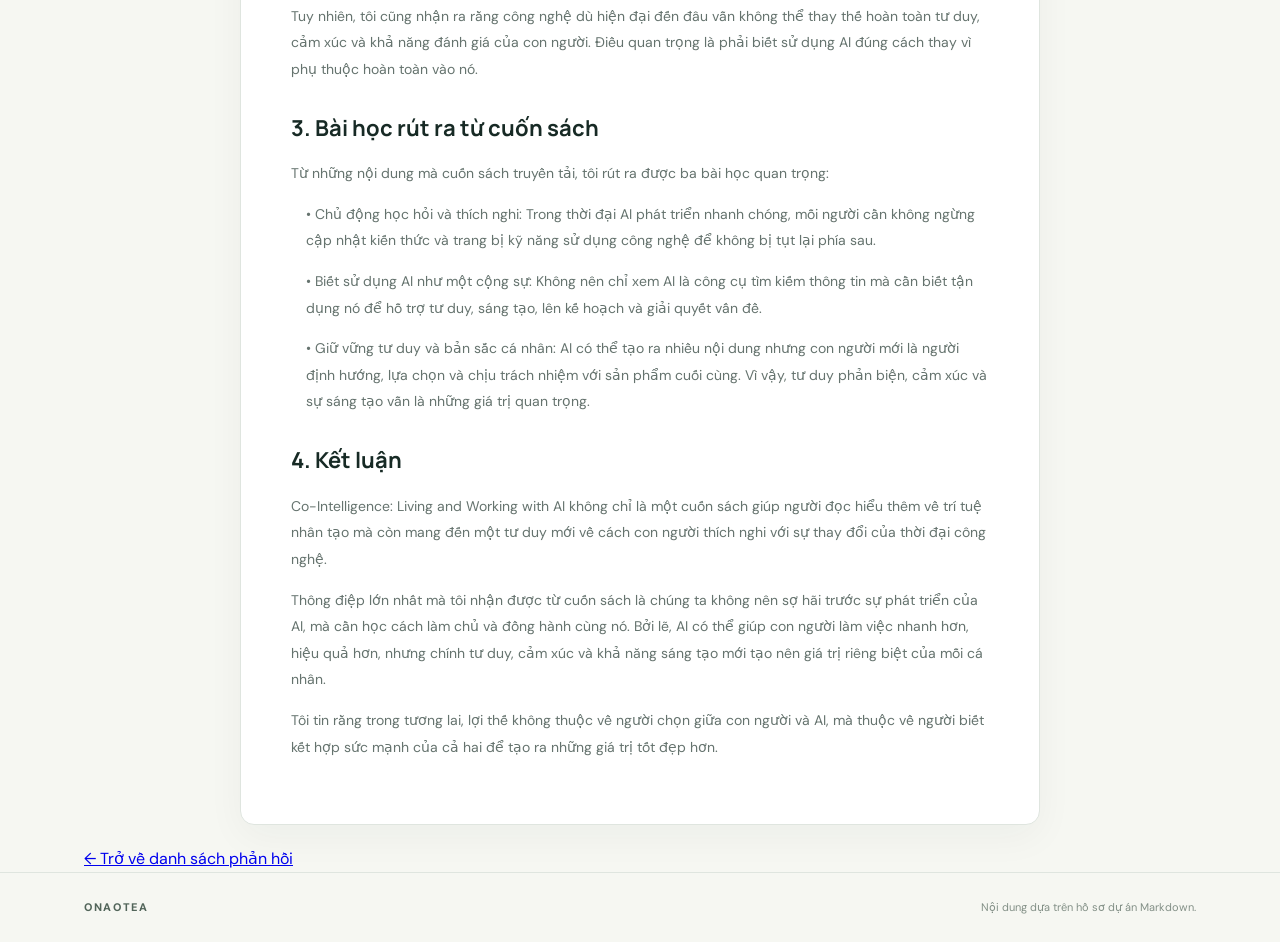
<file: reflection-24040019.html>
<!doctype html><html lang="vi"><head><meta charset="utf-8"><meta name="viewport" content="width=device-width,initial-scale=1"><title>reflection 24040019 · ONAOTEA</title><link rel="stylesheet" href="style.css"></head><body><header><a class="brand" href="index.html">◉ ONAOTEA <small>STARTUP PROJECT</small></a><button onclick="document.body.classList.toggle('open')">☰</button><nav><a class="" href="index.html">Tổng quan</a><a class="" href="business-plan.html">Kế hoạch kinh doanh</a><a class="" href="financial-analysis.html">Tài chính</a><a class="" href="swot.html">SWOT</a><a class="" href="five-forces.html">5 áp lực Porter</a><a class="" href="reflections.html">Phản hồi đọc sách</a><a class="" href="action-plan.html">90 ngày</a></nav></header><main><div class="heading"><small>ONAOTEA · HỒ SƠ DỰ ÁN</small><h1>Phản hồi đọc sách</h1><p>Lê Hoàng Trà My</p></div><article class="meta"><small>THÀNH VIÊN</small><b>Lê Hoàng Trà My</b><small>SÁCH</small><b>CO-INTELLIGENCE – SỐNG VÀ LÀM VIỆC CÙNG AI</b></article><article class="reading"><h1>24040019</h1>

<p>Họ và tên: Lê Hoàng Trà My</p>
<p>Tác giả: Ethan Mollick</p>
<p>Tên sách: CO-INTELLIGENCE – SỐNG VÀ LÀM VIỆC CÙNG AI</p>

<h1>REVIEW SÁCH: CO-INTELLIGENCE – LIVING AND WORKING WITH AI</h1>

<p>Tác giả: Ethan Mollick</p>

<p>Thể loại: Công nghệ – Trí tuệ nhân tạo</p>

<p>Xuất bản: 2024</p>

<p>Chủ đề: Con người và AI cùng học tập, sáng tạo, làm việc.</p>

<h2>1. Tóm tắt nội dung cuốn sách</h2>

<p>Cuốn sách Co-Intelligence: Living and Working with AI của tác giả Ethan Mollick đề cập đến sự phát triển của trí tuệ nhân tạo (AI) và những ảnh hưởng của công nghệ này đối với cuộc sống, học tập và công việc của con người.</p>

<p>Thông qua những ví dụ thực tế, tác giả cho thấy AI không chỉ là một công cụ hỗ trợ mà còn có thể trở thành một người cộng sự trong quá trình tư duy, sáng tạo và giải quyết vấn đề. Cuốn sách giới thiệu cách con người ứng dụng AI vào nhiều lĩnh vực như giáo dục, kinh doanh, nghiên cứu và sáng tạo nội dung.</p>

<p>Đặc biệt, tác giả đưa ra bốn nguyên tắc quan trọng khi làm việc với AI: luôn mời AI tham gia vào công việc, xem AI như một người cộng sự, luôn giữ vai trò chỉ đạo của con người và hiểu rõ những giới hạn của AI. Qua đó, cuốn sách nhấn mạnh rằng AI có thể mang lại nhiều cơ hội nhưng cũng tồn tại những rủi ro như thông tin sai lệch, sự phụ thuộc vào công nghệ và những thay đổi trong thị trường lao động.</p>

<h2>2. Cảm nhận về cuốn sách</h2>

<p>Sau khi tìm hiểu nội dung cuốn sách, điều khiến tôi ấn tượng nhất chính là góc nhìn của tác giả về mối quan hệ giữa con người và AI. Thay vì xem AI là đối thủ cạnh tranh hay mối đe dọa đối với công việc của con người, tác giả khuyến khích chúng ta nhìn nhận AI như một người cộng sự có thể hỗ trợ và mở rộng khả năng của bản thân.</p>

<p>Tôi nhận thấy cuốn sách mang đến một góc nhìn khá thực tế và phù hợp với bối cảnh hiện nay, khi AI đang ngày càng xuất hiện phổ biến trong học tập và công việc. Đặc biệt, đối với những người làm trong lĩnh vực truyền thông, sáng tạo nội dung và tổ chức sự kiện, AI có thể hỗ trợ tìm kiếm ý tưởng, xây dựng kịch bản, phát triển nội dung và tiết kiệm thời gian làm việc.</p>

<p>Tuy nhiên, tôi cũng nhận ra rằng công nghệ dù hiện đại đến đâu vẫn không thể thay thế hoàn toàn tư duy, cảm xúc và khả năng đánh giá của con người. Điều quan trọng là phải biết sử dụng AI đúng cách thay vì phụ thuộc hoàn toàn vào nó.</p>

<h2>3. Bài học rút ra từ cuốn sách</h2>

<p>Từ những nội dung mà cuốn sách truyền tải, tôi rút ra được ba bài học quan trọng:</p>

<p class="bullet">• Chủ động học hỏi và thích nghi: Trong thời đại AI phát triển nhanh chóng, mỗi người cần không ngừng cập nhật kiến thức và trang bị kỹ năng sử dụng công nghệ để không bị tụt lại phía sau.</p>
<p class="bullet">• Biết sử dụng AI như một cộng sự: Không nên chỉ xem AI là công cụ tìm kiếm thông tin mà cần biết tận dụng nó để hỗ trợ tư duy, sáng tạo, lên kế hoạch và giải quyết vấn đề.</p>
<p class="bullet">• Giữ vững tư duy và bản sắc cá nhân: AI có thể tạo ra nhiều nội dung nhưng con người mới là người định hướng, lựa chọn và chịu trách nhiệm với sản phẩm cuối cùng. Vì vậy, tư duy phản biện, cảm xúc và sự sáng tạo vẫn là những giá trị quan trọng.</p>

<h2>4. Kết luận</h2>

<p>Co-Intelligence: Living and Working with AI không chỉ là một cuốn sách giúp người đọc hiểu thêm về trí tuệ nhân tạo mà còn mang đến một tư duy mới về cách con người thích nghi với sự thay đổi của thời đại công nghệ.</p>

<p>Thông điệp lớn nhất mà tôi nhận được từ cuốn sách là chúng ta không nên sợ hãi trước sự phát triển của AI, mà cần học cách làm chủ và đồng hành cùng nó. Bởi lẽ, AI có thể giúp con người làm việc nhanh hơn, hiệu quả hơn, nhưng chính tư duy, cảm xúc và khả năng sáng tạo mới tạo nên giá trị riêng biệt của mỗi cá nhân.</p>

<p>Tôi tin rằng trong tương lai, lợi thế không thuộc về người chọn giữa con người và AI, mà thuộc về người biết kết hợp sức mạnh của cả hai để tạo ra những giá trị tốt đẹp hơn.</p></article><a href="reflections.html">← Trở về danh sách phản hồi</a></main><footer>ONAOTEA <span>Nội dung dựa trên hồ sơ dự án Markdown.</span></footer></body></html>
</file>
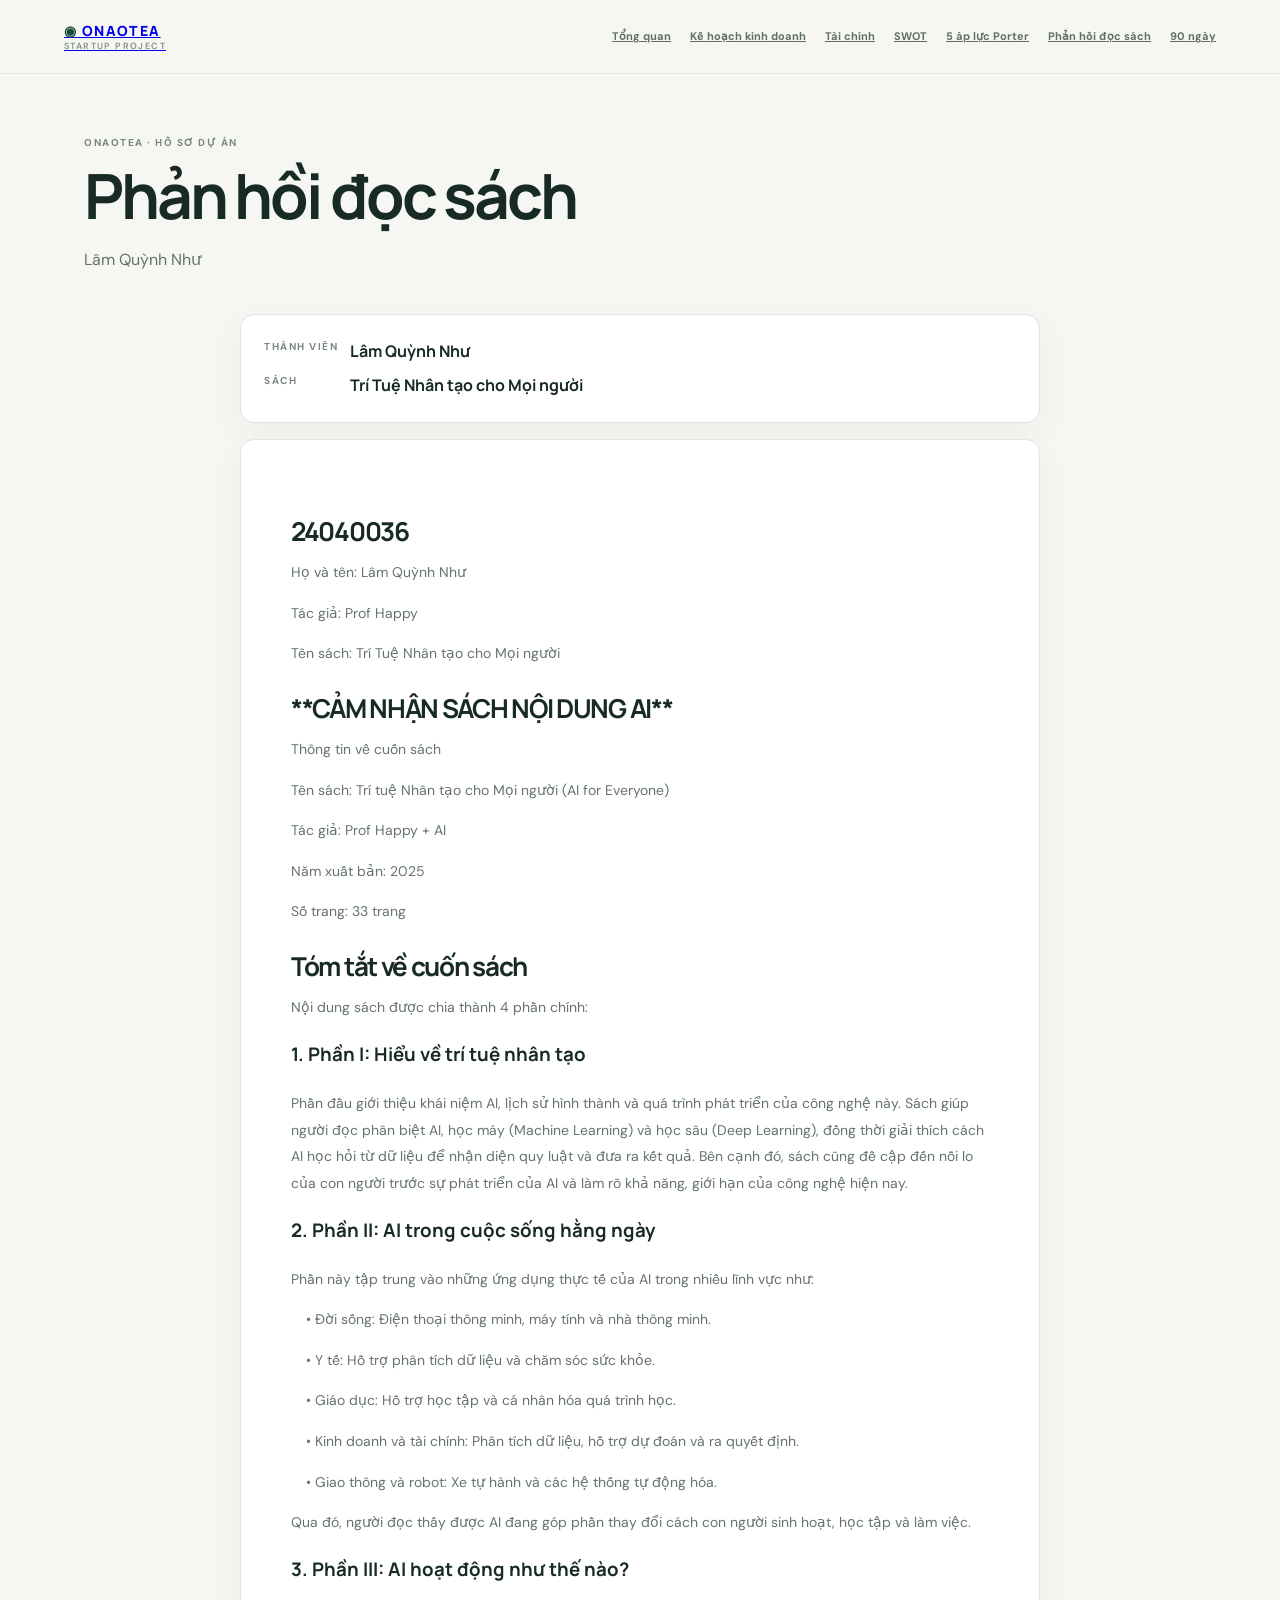
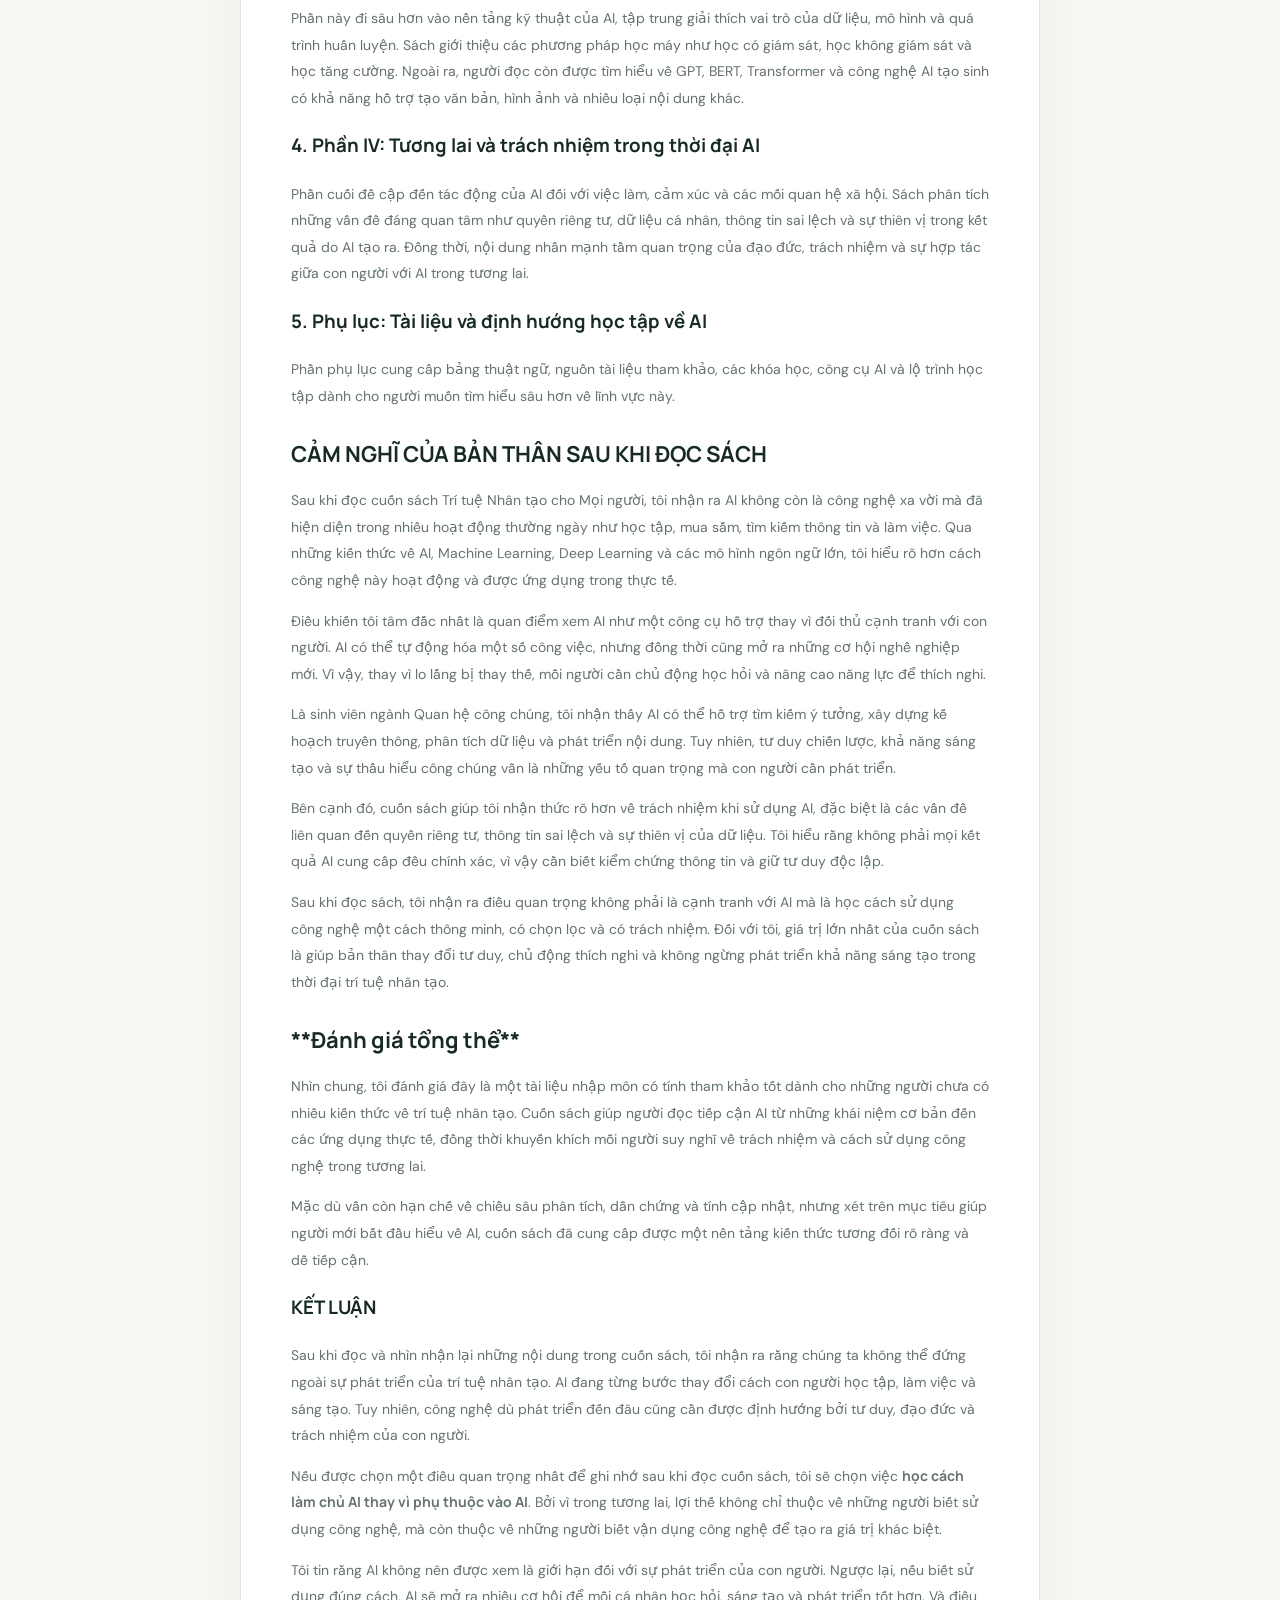
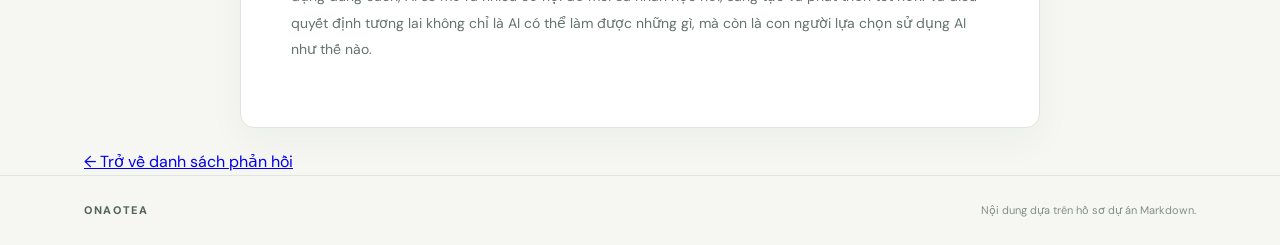
<file: reflection-24040036.html>
<!doctype html><html lang="vi"><head><meta charset="utf-8"><meta name="viewport" content="width=device-width,initial-scale=1"><title>reflection 24040036 · ONAOTEA</title><link rel="stylesheet" href="style.css"></head><body><header><a class="brand" href="index.html">◉ ONAOTEA <small>STARTUP PROJECT</small></a><button onclick="document.body.classList.toggle('open')">☰</button><nav><a class="" href="index.html">Tổng quan</a><a class="" href="business-plan.html">Kế hoạch kinh doanh</a><a class="" href="financial-analysis.html">Tài chính</a><a class="" href="swot.html">SWOT</a><a class="" href="five-forces.html">5 áp lực Porter</a><a class="" href="reflections.html">Phản hồi đọc sách</a><a class="" href="action-plan.html">90 ngày</a></nav></header><main><div class="heading"><small>ONAOTEA · HỒ SƠ DỰ ÁN</small><h1>Phản hồi đọc sách</h1><p>Lâm Quỳnh Như</p></div><article class="meta"><small>THÀNH VIÊN</small><b>Lâm Quỳnh Như</b><small>SÁCH</small><b>Trí Tuệ Nhân tạo cho Mọi người</b></article><article class="reading"><h1>24040036</h1>

<p>Họ và tên: Lâm Quỳnh Như</p>
<p>Tác giả: Prof Happy</p>
<p>Tên sách: Trí Tuệ Nhân tạo cho Mọi người</p>

<h1>**CẢM NHẬN SÁCH NỘI DUNG AI**</h1>

<p>Thông tin về cuốn sách</p>

<p>Tên sách:	Trí tuệ Nhân tạo cho Mọi người (AI for Everyone)</p>

<p>Tác giả:	Prof Happy + AI</p>

<p>Năm xuất bản:	2025</p>

<p>Số trang:	33 trang</p>

<h1>Tóm tắt về cuốn sách</h1>

<p>Nội dung sách được chia thành 4 phần chính:</p>

<h3>1. Phần I: Hiểu về trí tuệ nhân tạo</h3>

<p>Phần đầu giới thiệu khái niệm AI, lịch sử hình thành và quá trình phát triển của công nghệ này. Sách giúp người đọc phân biệt AI, học máy (Machine Learning) và học sâu (Deep Learning), đồng thời giải thích cách AI học hỏi từ dữ liệu để nhận diện quy luật và đưa ra kết quả. Bên cạnh đó, sách cũng đề cập đến nỗi lo của con người trước sự phát triển của AI và làm rõ khả năng, giới hạn của công nghệ hiện nay.</p>

<h3>2. Phần II: AI trong cuộc sống hằng ngày</h3>

<p>Phần này tập trung vào những ứng dụng thực tế của AI trong nhiều lĩnh vực như:</p>

<p class="bullet">• Đời sống: Điện thoại thông minh, máy tính và nhà thông minh.</p>
<p class="bullet">• Y tế: Hỗ trợ phân tích dữ liệu và chăm sóc sức khỏe.</p>
<p class="bullet">• Giáo dục: Hỗ trợ học tập và cá nhân hóa quá trình học.</p>
<p class="bullet">• Kinh doanh và tài chính: Phân tích dữ liệu, hỗ trợ dự đoán và ra quyết định.</p>
<p class="bullet">• Giao thông và robot: Xe tự hành và các hệ thống tự động hóa.</p>

<p>Qua đó, người đọc thấy được AI đang góp phần thay đổi cách con người sinh hoạt, học tập và làm việc.</p>

<h3>3. Phần III: AI hoạt động như thế nào?</h3>

<p>Phần này đi sâu hơn vào nền tảng kỹ thuật của AI, tập trung giải thích vai trò của dữ liệu, mô hình và quá trình huấn luyện. Sách giới thiệu các phương pháp học máy như học có giám sát, học không giám sát và học tăng cường. Ngoài ra, người đọc còn được tìm hiểu về GPT, BERT, Transformer và công nghệ AI tạo sinh có khả năng hỗ trợ tạo văn bản, hình ảnh và nhiều loại nội dung khác.</p>

<h3>4. Phần IV: Tương lai và trách nhiệm trong thời đại AI</h3>

<p>Phần cuối đề cập đến tác động của AI đối với việc làm, cảm xúc và các mối quan hệ xã hội. Sách phân tích những vấn đề đáng quan tâm như quyền riêng tư, dữ liệu cá nhân, thông tin sai lệch và sự thiên vị trong kết quả do AI tạo ra. Đồng thời, nội dung nhấn mạnh tầm quan trọng của đạo đức, trách nhiệm và sự hợp tác giữa con người với AI trong tương lai.</p>

<h3>5. Phụ lục: Tài liệu và định hướng học tập về AI</h3>

<p>Phần phụ lục cung cấp bảng thuật ngữ, nguồn tài liệu tham khảo, các khóa học, công cụ AI và lộ trình học tập dành cho người muốn tìm hiểu sâu hơn về lĩnh vực này.</p>

<h2>CẢM NGHĨ CỦA BẢN THÂN SAU KHI ĐỌC SÁCH</h2>

<p>Sau khi đọc cuốn sách Trí tuệ Nhân tạo cho Mọi người, tôi nhận ra AI không còn là công nghệ xa vời mà đã hiện diện trong nhiều hoạt động thường ngày như học tập, mua sắm, tìm kiếm thông tin và làm việc. Qua những kiến thức về AI, Machine Learning, Deep Learning và các mô hình ngôn ngữ lớn, tôi hiểu rõ hơn cách công nghệ này hoạt động và được ứng dụng trong thực tế.</p>

<p>Điều khiến tôi tâm đắc nhất là quan điểm xem AI như một công cụ hỗ trợ thay vì đối thủ cạnh tranh với con người. AI có thể tự động hóa một số công việc, nhưng đồng thời cũng mở ra những cơ hội nghề nghiệp mới. Vì vậy, thay vì lo lắng bị thay thế, mỗi người cần chủ động học hỏi và nâng cao năng lực để thích nghi.</p>

<p>Là sinh viên ngành Quan hệ công chúng, tôi nhận thấy AI có thể hỗ trợ tìm kiếm ý tưởng, xây dựng kế hoạch truyền thông, phân tích dữ liệu và phát triển nội dung. Tuy nhiên, tư duy chiến lược, khả năng sáng tạo và sự thấu hiểu công chúng vẫn là những yếu tố quan trọng mà con người cần phát triển.</p>

<p>Bên cạnh đó, cuốn sách giúp tôi nhận thức rõ hơn về trách nhiệm khi sử dụng AI, đặc biệt là các vấn đề liên quan đến quyền riêng tư, thông tin sai lệch và sự thiên vị của dữ liệu. Tôi hiểu rằng không phải mọi kết quả AI cung cấp đều chính xác, vì vậy cần biết kiểm chứng thông tin và giữ tư duy độc lập.</p>

<p>Sau khi đọc sách, tôi nhận ra điều quan trọng không phải là cạnh tranh với AI mà là học cách sử dụng công nghệ một cách thông minh, có chọn lọc và có trách nhiệm. Đối với tôi, giá trị lớn nhất của cuốn sách là giúp bản thân thay đổi tư duy, chủ động thích nghi và không ngừng phát triển khả năng sáng tạo trong thời đại trí tuệ nhân tạo.</p>

<h2>**Đánh giá tổng thể**</h2>

<p>Nhìn chung, tôi đánh giá đây là một tài liệu nhập môn có tính tham khảo tốt dành cho những người chưa có nhiều kiến thức về trí tuệ nhân tạo. Cuốn sách giúp người đọc tiếp cận AI từ những khái niệm cơ bản đến các ứng dụng thực tế, đồng thời khuyến khích mỗi người suy nghĩ về trách nhiệm và cách sử dụng công nghệ trong tương lai.</p>

<p>Mặc dù vẫn còn hạn chế về chiều sâu phân tích, dẫn chứng và tính cập nhật, nhưng xét trên mục tiêu giúp người mới bắt đầu hiểu về AI, cuốn sách đã cung cấp được một nền tảng kiến thức tương đối rõ ràng và dễ tiếp cận.</p>

<h3>KẾT LUẬN</h3>

<p>Sau khi đọc và nhìn nhận lại những nội dung trong cuốn sách, tôi nhận ra rằng chúng ta không thể đứng ngoài sự phát triển của trí tuệ nhân tạo. AI đang từng bước thay đổi cách con người học tập, làm việc và sáng tạo. Tuy nhiên, công nghệ dù phát triển đến đâu cũng cần được định hướng bởi tư duy, đạo đức và trách nhiệm của con người.</p>

<p>Nếu được chọn một điều quan trọng nhất để ghi nhớ sau khi đọc cuốn sách, tôi sẽ chọn việc <b>học cách làm chủ AI thay vì phụ thuộc vào AI</b>. Bởi vì trong tương lai, lợi thế không chỉ thuộc về những người biết sử dụng công nghệ, mà còn thuộc về những người biết vận dụng công nghệ để tạo ra giá trị khác biệt.</p>

<p>Tôi tin rằng AI không nên được xem là giới hạn đối với sự phát triển của con người. Ngược lại, nếu biết sử dụng đúng cách, AI sẽ mở ra nhiều cơ hội để mỗi cá nhân học hỏi, sáng tạo và phát triển tốt hơn. Và điều quyết định tương lai không chỉ là AI có thể làm được những gì, mà còn là con người lựa chọn sử dụng AI như thế nào.</p></article><a href="reflections.html">← Trở về danh sách phản hồi</a></main><footer>ONAOTEA <span>Nội dung dựa trên hồ sơ dự án Markdown.</span></footer></body></html>
</file>
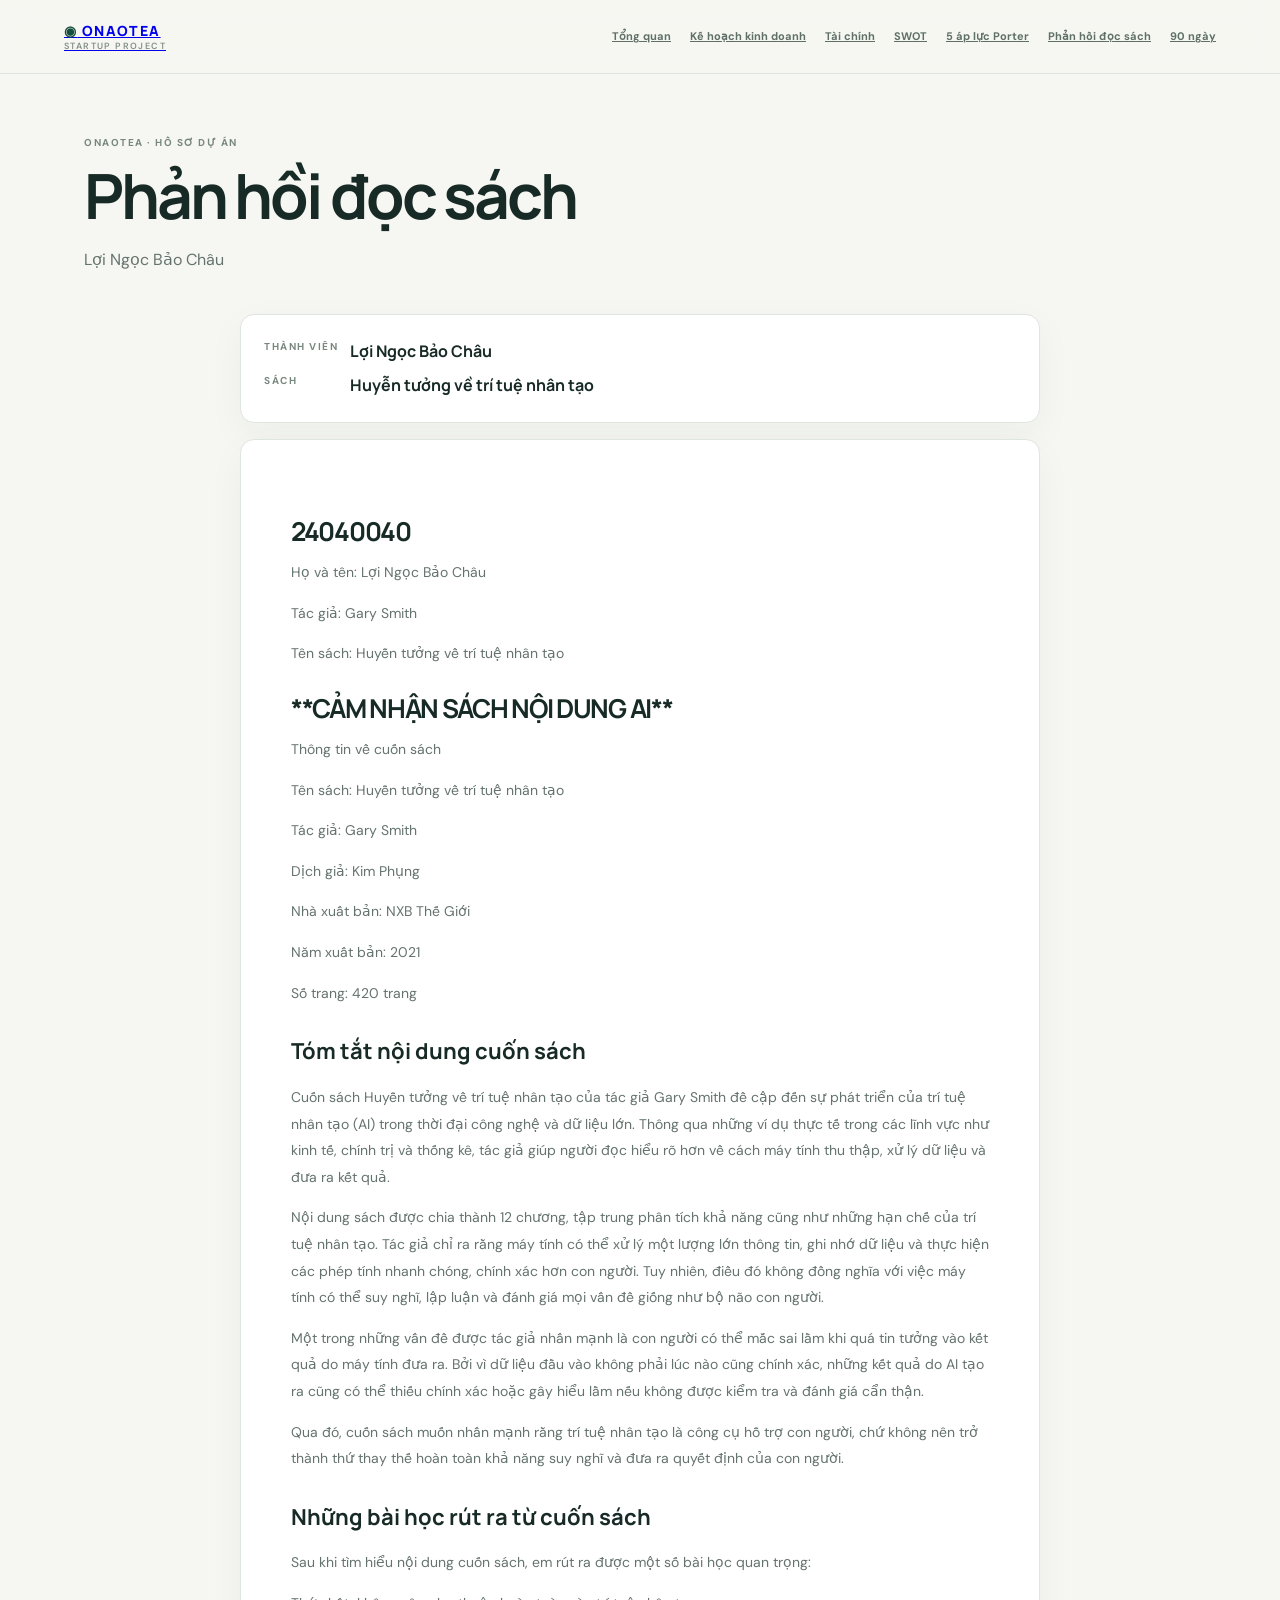
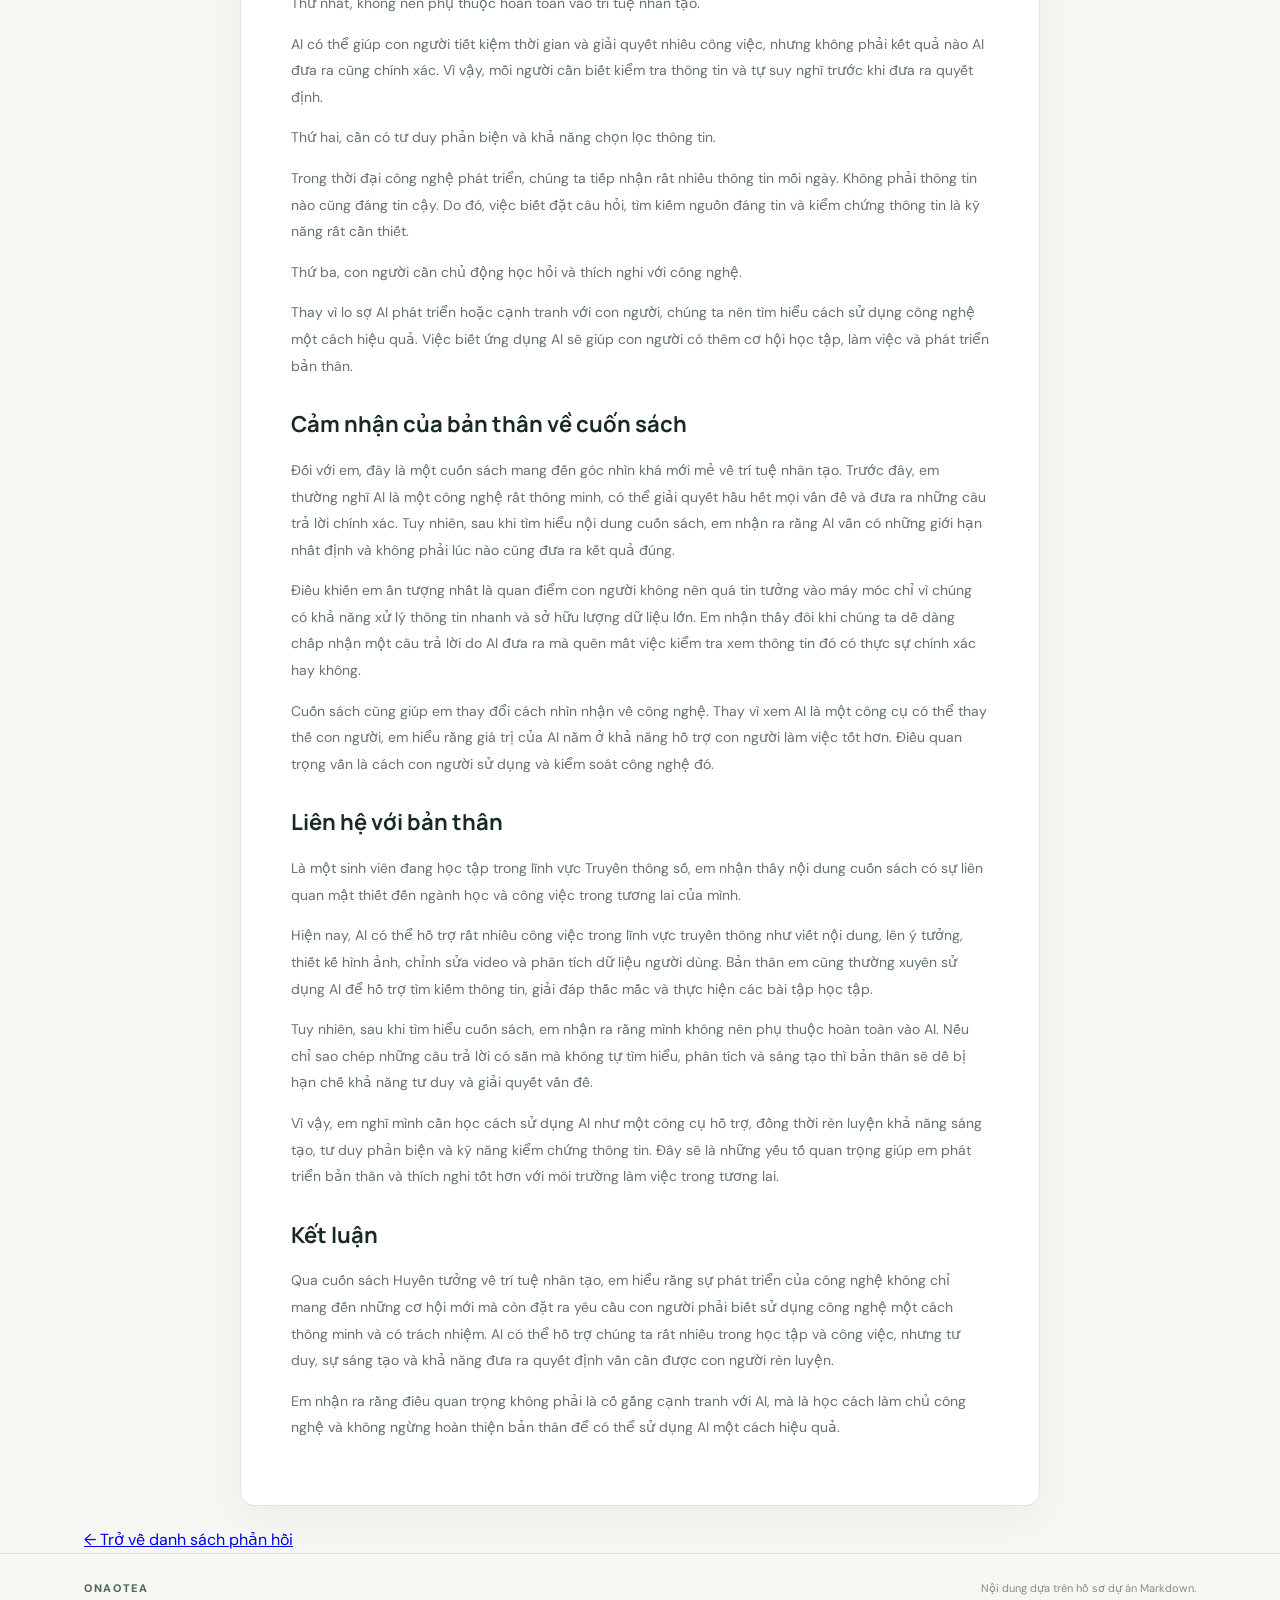
<file: reflection-24040040.html>
<!doctype html><html lang="vi"><head><meta charset="utf-8"><meta name="viewport" content="width=device-width,initial-scale=1"><title>reflection 24040040 · ONAOTEA</title><link rel="stylesheet" href="style.css"></head><body><header><a class="brand" href="index.html">◉ ONAOTEA <small>STARTUP PROJECT</small></a><button onclick="document.body.classList.toggle('open')">☰</button><nav><a class="" href="index.html">Tổng quan</a><a class="" href="business-plan.html">Kế hoạch kinh doanh</a><a class="" href="financial-analysis.html">Tài chính</a><a class="" href="swot.html">SWOT</a><a class="" href="five-forces.html">5 áp lực Porter</a><a class="" href="reflections.html">Phản hồi đọc sách</a><a class="" href="action-plan.html">90 ngày</a></nav></header><main><div class="heading"><small>ONAOTEA · HỒ SƠ DỰ ÁN</small><h1>Phản hồi đọc sách</h1><p>Lợi Ngọc Bảo Châu</p></div><article class="meta"><small>THÀNH VIÊN</small><b>Lợi Ngọc Bảo Châu</b><small>SÁCH</small><b>Huyễn tưởng về trí tuệ nhân tạo</b></article><article class="reading"><h1>24040040</h1>

<p>Họ và tên: Lợi Ngọc Bảo Châu</p>
<p>Tác giả: Gary Smith</p>
<p>Tên sách: Huyễn tưởng về trí tuệ nhân tạo</p>

<h1>**CẢM NHẬN SÁCH NỘI DUNG AI**</h1>

<p>Thông tin về cuốn sách</p>

<p>Tên sách: Huyễn tưởng về trí tuệ nhân tạo</p>

<p>Tác giả: Gary Smith</p>

<p>Dịch giả: Kim Phụng</p>

<p>Nhà xuất bản: NXB Thế Giới</p>

<p>Năm xuất bản: 2021</p>

<p>Số trang: 420 trang</p>

<h2>Tóm tắt nội dung cuốn sách</h2>

<p>Cuốn sách Huyễn tưởng về trí tuệ nhân tạo của tác giả Gary Smith đề cập đến sự phát triển của trí tuệ nhân tạo (AI) trong thời đại công nghệ và dữ liệu lớn. Thông qua những ví dụ thực tế trong các lĩnh vực như kinh tế, chính trị và thống kê, tác giả giúp người đọc hiểu rõ hơn về cách máy tính thu thập, xử lý dữ liệu và đưa ra kết quả.</p>

<p>Nội dung sách được chia thành 12 chương, tập trung phân tích khả năng cũng như những hạn chế của trí tuệ nhân tạo. Tác giả chỉ ra rằng máy tính có thể xử lý một lượng lớn thông tin, ghi nhớ dữ liệu và thực hiện các phép tính nhanh chóng, chính xác hơn con người. Tuy nhiên, điều đó không đồng nghĩa với việc máy tính có thể suy nghĩ, lập luận và đánh giá mọi vấn đề giống như bộ não con người.</p>

<p>Một trong những vấn đề được tác giả nhấn mạnh là con người có thể mắc sai lầm khi quá tin tưởng vào kết quả do máy tính đưa ra. Bởi vì dữ liệu đầu vào không phải lúc nào cũng chính xác, những kết quả do AI tạo ra cũng có thể thiếu chính xác hoặc gây hiểu lầm nếu không được kiểm tra và đánh giá cẩn thận.</p>

<p>Qua đó, cuốn sách muốn nhấn mạnh rằng trí tuệ nhân tạo là công cụ hỗ trợ con người, chứ không nên trở thành thứ thay thế hoàn toàn khả năng suy nghĩ và đưa ra quyết định của con người.</p>

<h2>Những bài học rút ra từ cuốn sách</h2>

<p>Sau khi tìm hiểu nội dung cuốn sách, em rút ra được một số bài học quan trọng:</p>

<p>Thứ nhất, không nên phụ thuộc hoàn toàn vào trí tuệ nhân tạo.</p>

<p>AI có thể giúp con người tiết kiệm thời gian và giải quyết nhiều công việc, nhưng không phải kết quả nào AI đưa ra cũng chính xác. Vì vậy, mỗi người cần biết kiểm tra thông tin và tự suy nghĩ trước khi đưa ra quyết định.</p>

<p>Thứ hai, cần có tư duy phản biện và khả năng chọn lọc thông tin.</p>

<p>Trong thời đại công nghệ phát triển, chúng ta tiếp nhận rất nhiều thông tin mỗi ngày. Không phải thông tin nào cũng đáng tin cậy. Do đó, việc biết đặt câu hỏi, tìm kiếm nguồn đáng tin và kiểm chứng thông tin là kỹ năng rất cần thiết.</p>

<p>Thứ ba, con người cần chủ động học hỏi và thích nghi với công nghệ.</p>

<p>Thay vì lo sợ AI phát triển hoặc cạnh tranh với con người, chúng ta nên tìm hiểu cách sử dụng công nghệ một cách hiệu quả. Việc biết ứng dụng AI sẽ giúp con người có thêm cơ hội học tập, làm việc và phát triển bản thân.</p>

<h2>Cảm nhận của bản thân về cuốn sách</h2>

<p>Đối với em, đây là một cuốn sách mang đến góc nhìn khá mới mẻ về trí tuệ nhân tạo. Trước đây, em thường nghĩ AI là một công nghệ rất thông minh, có thể giải quyết hầu hết mọi vấn đề và đưa ra những câu trả lời chính xác. Tuy nhiên, sau khi tìm hiểu nội dung cuốn sách, em nhận ra rằng AI vẫn có những giới hạn nhất định và không phải lúc nào cũng đưa ra kết quả đúng.</p>

<p>Điều khiến em ấn tượng nhất là quan điểm con người không nên quá tin tưởng vào máy móc chỉ vì chúng có khả năng xử lý thông tin nhanh và sở hữu lượng dữ liệu lớn. Em nhận thấy đôi khi chúng ta dễ dàng chấp nhận một câu trả lời do AI đưa ra mà quên mất việc kiểm tra xem thông tin đó có thực sự chính xác hay không.</p>

<p>Cuốn sách cũng giúp em thay đổi cách nhìn nhận về công nghệ. Thay vì xem AI là một công cụ có thể thay thế con người, em hiểu rằng giá trị của AI nằm ở khả năng hỗ trợ con người làm việc tốt hơn. Điều quan trọng vẫn là cách con người sử dụng và kiểm soát công nghệ đó.</p>

<h2>Liên hệ với bản thân</h2>

<p>Là một sinh viên đang học tập trong lĩnh vực Truyền thông số, em nhận thấy nội dung cuốn sách có sự liên quan mật thiết đến ngành học và công việc trong tương lai của mình.</p>

<p>Hiện nay, AI có thể hỗ trợ rất nhiều công việc trong lĩnh vực truyền thông như viết nội dung, lên ý tưởng, thiết kế hình ảnh, chỉnh sửa video và phân tích dữ liệu người dùng. Bản thân em cũng thường xuyên sử dụng AI để hỗ trợ tìm kiếm thông tin, giải đáp thắc mắc và thực hiện các bài tập học tập.</p>

<p>Tuy nhiên, sau khi tìm hiểu cuốn sách, em nhận ra rằng mình không nên phụ thuộc hoàn toàn vào AI. Nếu chỉ sao chép những câu trả lời có sẵn mà không tự tìm hiểu, phân tích và sáng tạo thì bản thân sẽ dễ bị hạn chế khả năng tư duy và giải quyết vấn đề.</p>

<p>Vì vậy, em nghĩ mình cần học cách sử dụng AI như một công cụ hỗ trợ, đồng thời rèn luyện khả năng sáng tạo, tư duy phản biện và kỹ năng kiểm chứng thông tin. Đây sẽ là những yếu tố quan trọng giúp em phát triển bản thân và thích nghi tốt hơn với môi trường làm việc trong tương lai.</p>

<h2>Kết luận</h2>

<p>Qua cuốn sách Huyễn tưởng về trí tuệ nhân tạo, em hiểu rằng sự phát triển của công nghệ không chỉ mang đến những cơ hội mới mà còn đặt ra yêu cầu con người phải biết sử dụng công nghệ một cách thông minh và có trách nhiệm. AI có thể hỗ trợ chúng ta rất nhiều trong học tập và công việc, nhưng tư duy, sự sáng tạo và khả năng đưa ra quyết định vẫn cần được con người rèn luyện.</p>

<p>Em nhận ra rằng điều quan trọng không phải là cố gắng cạnh tranh với AI, mà là học cách làm chủ công nghệ và không ngừng hoàn thiện bản thân để có thể sử dụng AI một cách hiệu quả.</p></article><a href="reflections.html">← Trở về danh sách phản hồi</a></main><footer>ONAOTEA <span>Nội dung dựa trên hồ sơ dự án Markdown.</span></footer></body></html>
</file>
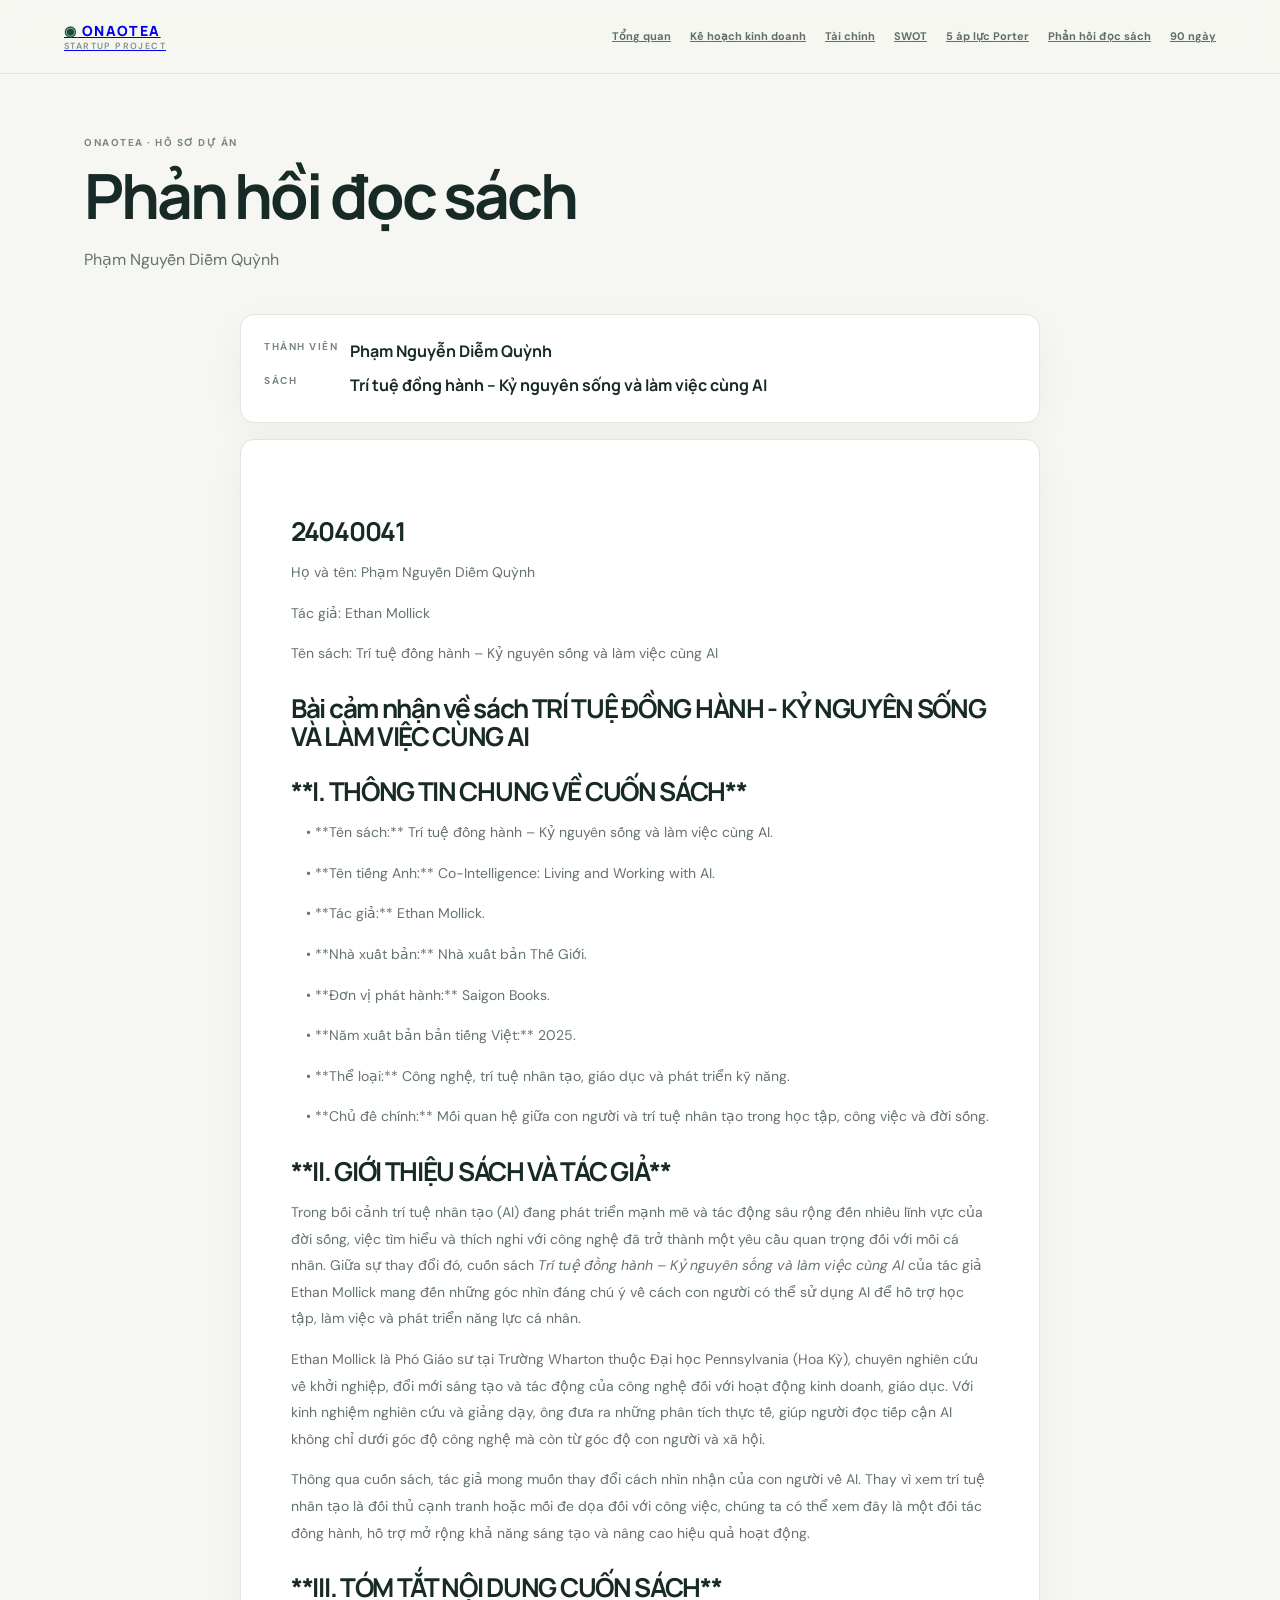
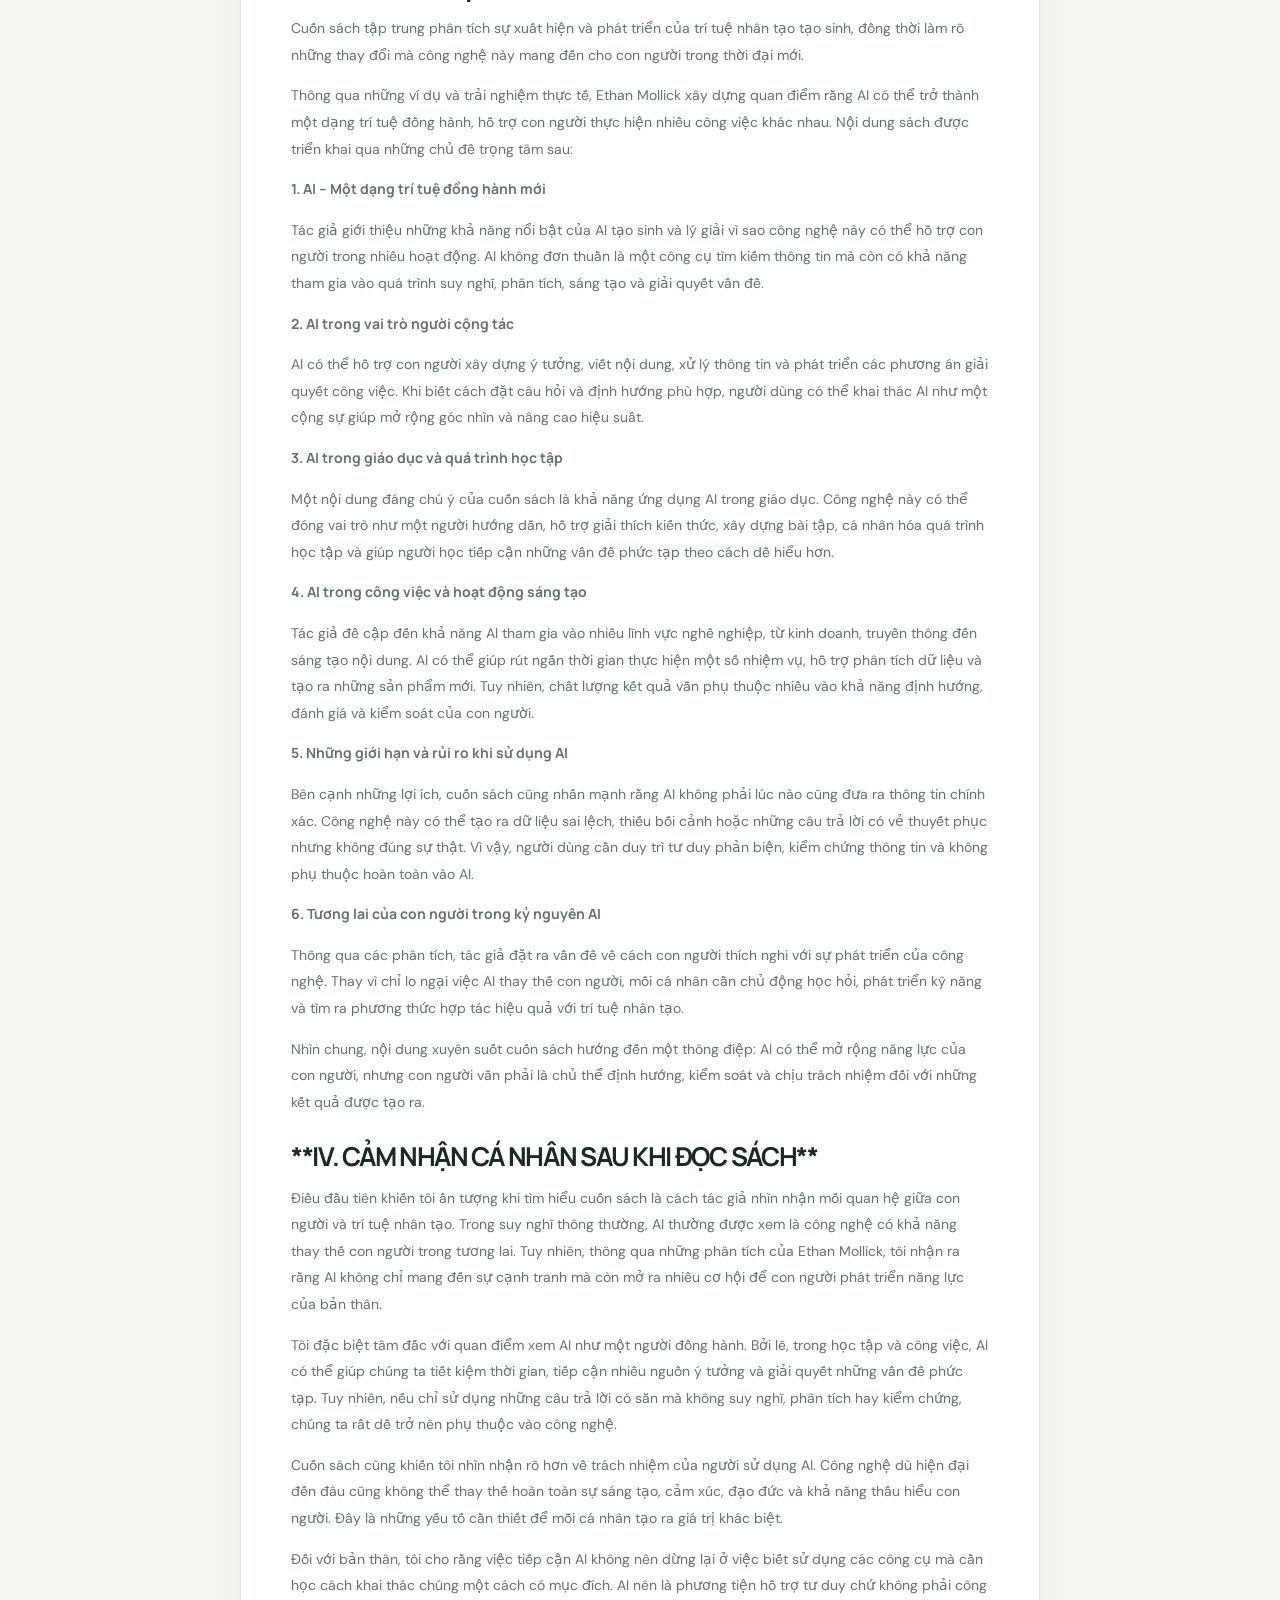
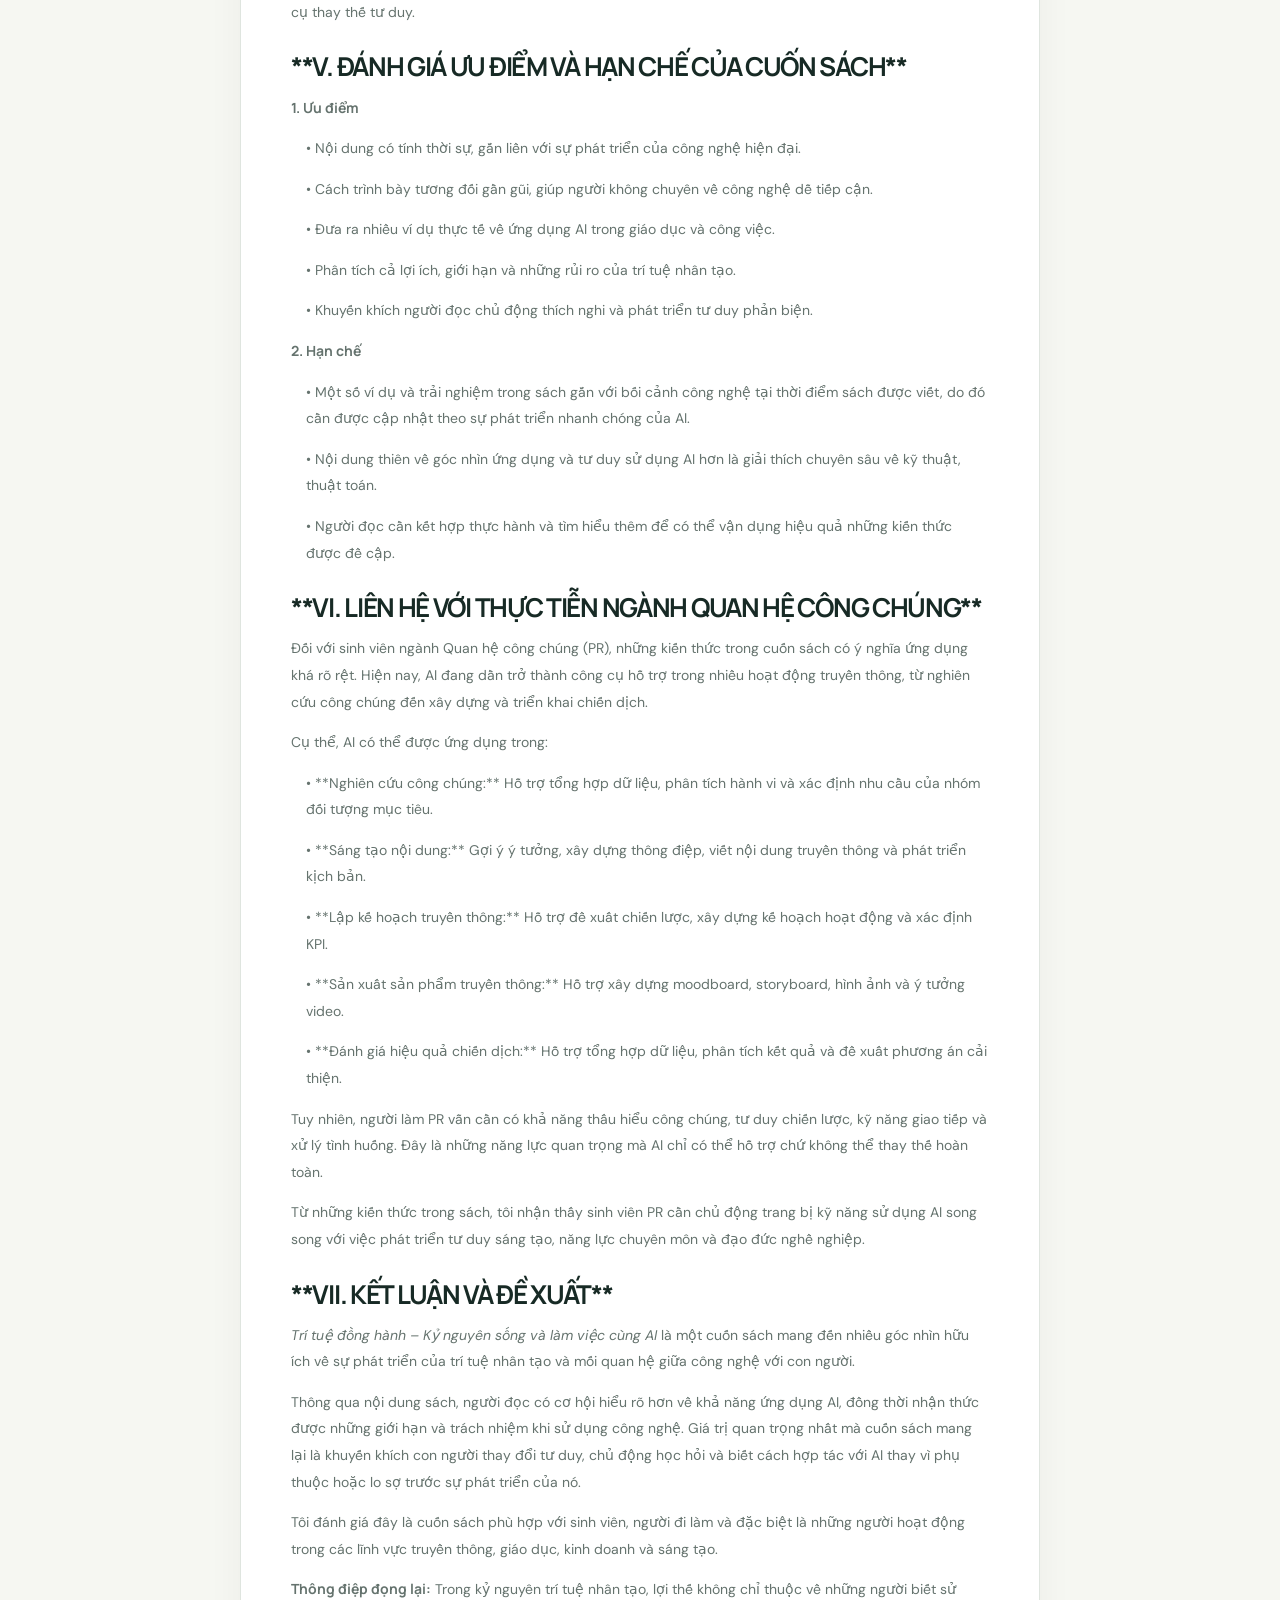
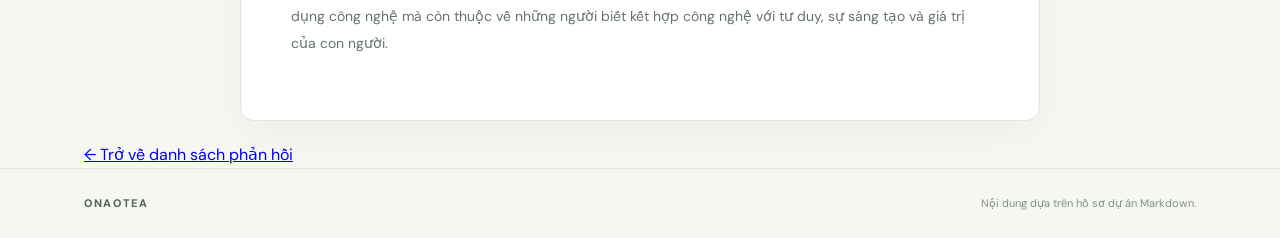
<file: reflection-24040041.html>
<!doctype html><html lang="vi"><head><meta charset="utf-8"><meta name="viewport" content="width=device-width,initial-scale=1"><title>reflection 24040041 · ONAOTEA</title><link rel="stylesheet" href="style.css"></head><body><header><a class="brand" href="index.html">◉ ONAOTEA <small>STARTUP PROJECT</small></a><button onclick="document.body.classList.toggle('open')">☰</button><nav><a class="" href="index.html">Tổng quan</a><a class="" href="business-plan.html">Kế hoạch kinh doanh</a><a class="" href="financial-analysis.html">Tài chính</a><a class="" href="swot.html">SWOT</a><a class="" href="five-forces.html">5 áp lực Porter</a><a class="" href="reflections.html">Phản hồi đọc sách</a><a class="" href="action-plan.html">90 ngày</a></nav></header><main><div class="heading"><small>ONAOTEA · HỒ SƠ DỰ ÁN</small><h1>Phản hồi đọc sách</h1><p>Phạm Nguyễn Diễm Quỳnh</p></div><article class="meta"><small>THÀNH VIÊN</small><b>Phạm Nguyễn Diễm Quỳnh</b><small>SÁCH</small><b>Trí tuệ đồng hành – Kỷ nguyên sống và làm việc cùng AI</b></article><article class="reading"><h1>24040041</h1>

<p>Họ và tên: Phạm Nguyễn Diễm Quỳnh</p>
<p>Tác giả: Ethan Mollick</p>
<p>Tên sách: Trí tuệ đồng hành – Kỷ nguyên sống và làm việc cùng AI</p>

<h1>Bài cảm nhận về sách TRÍ TUỆ ĐỒNG HÀNH - KỶ NGUYÊN SỐNG VÀ LÀM VIỆC CÙNG AI</h1>

<h1>**I. THÔNG TIN CHUNG VỀ CUỐN SÁCH**</h1>

<p class="bullet">• **Tên sách:** Trí tuệ đồng hành – Kỷ nguyên sống và làm việc cùng AI.</p>
<p class="bullet">• **Tên tiếng Anh:** Co-Intelligence: Living and Working with AI.</p>
<p class="bullet">• **Tác giả:** Ethan Mollick.</p>
<p class="bullet">• **Nhà xuất bản:** Nhà xuất bản Thế Giới.</p>
<p class="bullet">• **Đơn vị phát hành:** Saigon Books.</p>
<p class="bullet">• **Năm xuất bản bản tiếng Việt:** 2025.</p>
<p class="bullet">• **Thể loại:** Công nghệ, trí tuệ nhân tạo, giáo dục và phát triển kỹ năng.</p>
<p class="bullet">• **Chủ đề chính:** Mối quan hệ giữa con người và trí tuệ nhân tạo trong học tập, công việc và đời sống.</p>

<h1>**II. GIỚI THIỆU SÁCH VÀ TÁC GIẢ**</h1>

<p>Trong bối cảnh trí tuệ nhân tạo (AI) đang phát triển mạnh mẽ và tác động sâu rộng đến nhiều lĩnh vực của đời sống, việc tìm hiểu và thích nghi với công nghệ đã trở thành một yêu cầu quan trọng đối với mỗi cá nhân. Giữa sự thay đổi đó, cuốn sách <i>Trí tuệ đồng hành – Kỷ nguyên sống và làm việc cùng AI</i> của tác giả Ethan Mollick mang đến những góc nhìn đáng chú ý về cách con người có thể sử dụng AI để hỗ trợ học tập, làm việc và phát triển năng lực cá nhân.</p>

<p>Ethan Mollick là Phó Giáo sư tại Trường Wharton thuộc Đại học Pennsylvania (Hoa Kỳ), chuyên nghiên cứu về khởi nghiệp, đổi mới sáng tạo và tác động của công nghệ đối với hoạt động kinh doanh, giáo dục. Với kinh nghiệm nghiên cứu và giảng dạy, ông đưa ra những phân tích thực tế, giúp người đọc tiếp cận AI không chỉ dưới góc độ công nghệ mà còn từ góc độ con người và xã hội.</p>

<p>Thông qua cuốn sách, tác giả mong muốn thay đổi cách nhìn nhận của con người về AI. Thay vì xem trí tuệ nhân tạo là đối thủ cạnh tranh hoặc mối đe dọa đối với công việc, chúng ta có thể xem đây là một đối tác đồng hành, hỗ trợ mở rộng khả năng sáng tạo và nâng cao hiệu quả hoạt động.</p>

<h1>**III. TÓM TẮT NỘI DUNG CUỐN SÁCH**</h1>

<p>Cuốn sách tập trung phân tích sự xuất hiện và phát triển của trí tuệ nhân tạo tạo sinh, đồng thời làm rõ những thay đổi mà công nghệ này mang đến cho con người trong thời đại mới.</p>

<p>Thông qua những ví dụ và trải nghiệm thực tế, Ethan Mollick xây dựng quan điểm rằng AI có thể trở thành một dạng trí tuệ đồng hành, hỗ trợ con người thực hiện nhiều công việc khác nhau. Nội dung sách được triển khai qua những chủ đề trọng tâm sau:</p>

<p><b>1. AI – Một dạng trí tuệ đồng hành mới</b></p>

<p>Tác giả giới thiệu những khả năng nổi bật của AI tạo sinh và lý giải vì sao công nghệ này có thể hỗ trợ con người trong nhiều hoạt động. AI không đơn thuần là một công cụ tìm kiếm thông tin mà còn có khả năng tham gia vào quá trình suy nghĩ, phân tích, sáng tạo và giải quyết vấn đề.</p>

<p><b>2. AI trong vai trò người cộng tác</b></p>

<p>AI có thể hỗ trợ con người xây dựng ý tưởng, viết nội dung, xử lý thông tin và phát triển các phương án giải quyết công việc. Khi biết cách đặt câu hỏi và định hướng phù hợp, người dùng có thể khai thác AI như một cộng sự giúp mở rộng góc nhìn và nâng cao hiệu suất.</p>

<p><b>3. AI trong giáo dục và quá trình học tập</b></p>

<p>Một nội dung đáng chú ý của cuốn sách là khả năng ứng dụng AI trong giáo dục. Công nghệ này có thể đóng vai trò như một người hướng dẫn, hỗ trợ giải thích kiến thức, xây dựng bài tập, cá nhân hóa quá trình học tập và giúp người học tiếp cận những vấn đề phức tạp theo cách dễ hiểu hơn.</p>

<p><b>4. AI trong công việc và hoạt động sáng tạo</b></p>

<p>Tác giả đề cập đến khả năng AI tham gia vào nhiều lĩnh vực nghề nghiệp, từ kinh doanh, truyền thông đến sáng tạo nội dung. AI có thể giúp rút ngắn thời gian thực hiện một số nhiệm vụ, hỗ trợ phân tích dữ liệu và tạo ra những sản phẩm mới. Tuy nhiên, chất lượng kết quả vẫn phụ thuộc nhiều vào khả năng định hướng, đánh giá và kiểm soát của con người.</p>

<p><b>5. Những giới hạn và rủi ro khi sử dụng AI</b></p>

<p>Bên cạnh những lợi ích, cuốn sách cũng nhấn mạnh rằng AI không phải lúc nào cũng đưa ra thông tin chính xác. Công nghệ này có thể tạo ra dữ liệu sai lệch, thiếu bối cảnh hoặc những câu trả lời có vẻ thuyết phục nhưng không đúng sự thật. Vì vậy, người dùng cần duy trì tư duy phản biện, kiểm chứng thông tin và không phụ thuộc hoàn toàn vào AI.</p>

<p><b>6. Tương lai của con người trong kỷ nguyên AI</b></p>

<p>Thông qua các phân tích, tác giả đặt ra vấn đề về cách con người thích nghi với sự phát triển của công nghệ. Thay vì chỉ lo ngại việc AI thay thế con người, mỗi cá nhân cần chủ động học hỏi, phát triển kỹ năng và tìm ra phương thức hợp tác hiệu quả với trí tuệ nhân tạo.</p>

<p>Nhìn chung, nội dung xuyên suốt cuốn sách hướng đến một thông điệp: AI có thể mở rộng năng lực của con người, nhưng con người vẫn phải là chủ thể định hướng, kiểm soát và chịu trách nhiệm đối với những kết quả được tạo ra.</p>

<h1>**IV. CẢM NHẬN CÁ NHÂN SAU KHI ĐỌC SÁCH**</h1>

<p>Điều đầu tiên khiến tôi ấn tượng khi tìm hiểu cuốn sách là cách tác giả nhìn nhận mối quan hệ giữa con người và trí tuệ nhân tạo. Trong suy nghĩ thông thường, AI thường được xem là công nghệ có khả năng thay thế con người trong tương lai. Tuy nhiên, thông qua những phân tích của Ethan Mollick, tôi nhận ra rằng AI không chỉ mang đến sự cạnh tranh mà còn mở ra nhiều cơ hội để con người phát triển năng lực của bản thân.</p>

<p>Tôi đặc biệt tâm đắc với quan điểm xem AI như một người đồng hành. Bởi lẽ, trong học tập và công việc, AI có thể giúp chúng ta tiết kiệm thời gian, tiếp cận nhiều nguồn ý tưởng và giải quyết những vấn đề phức tạp. Tuy nhiên, nếu chỉ sử dụng những câu trả lời có sẵn mà không suy nghĩ, phân tích hay kiểm chứng, chúng ta rất dễ trở nên phụ thuộc vào công nghệ.</p>

<p>Cuốn sách cũng khiến tôi nhìn nhận rõ hơn về trách nhiệm của người sử dụng AI. Công nghệ dù hiện đại đến đâu cũng không thể thay thế hoàn toàn sự sáng tạo, cảm xúc, đạo đức và khả năng thấu hiểu con người. Đây là những yếu tố cần thiết để mỗi cá nhân tạo ra giá trị khác biệt.</p>

<p>Đối với bản thân, tôi cho rằng việc tiếp cận AI không nên dừng lại ở việc biết sử dụng các công cụ mà cần học cách khai thác chúng một cách có mục đích. AI nên là phương tiện hỗ trợ tư duy chứ không phải công cụ thay thế tư duy.</p>

<h1>**V. ĐÁNH GIÁ ƯU ĐIỂM VÀ HẠN CHẾ CỦA CUỐN SÁCH**</h1>

<p><b>1. Ưu điểm</b></p>

<p class="bullet">• Nội dung có tính thời sự, gắn liền với sự phát triển của công nghệ hiện đại.</p>
<p class="bullet">• Cách trình bày tương đối gần gũi, giúp người không chuyên về công nghệ dễ tiếp cận.</p>
<p class="bullet">• Đưa ra nhiều ví dụ thực tế về ứng dụng AI trong giáo dục và công việc.</p>
<p class="bullet">• Phân tích cả lợi ích, giới hạn và những rủi ro của trí tuệ nhân tạo.</p>
<p class="bullet">• Khuyến khích người đọc chủ động thích nghi và phát triển tư duy phản biện.</p>

<p><b>2. Hạn chế</b></p>

<p class="bullet">• Một số ví dụ và trải nghiệm trong sách gắn với bối cảnh công nghệ tại thời điểm sách được viết, do đó cần được cập nhật theo sự phát triển nhanh chóng của AI.</p>
<p class="bullet">• Nội dung thiên về góc nhìn ứng dụng và tư duy sử dụng AI hơn là giải thích chuyên sâu về kỹ thuật, thuật toán.</p>
<p class="bullet">• Người đọc cần kết hợp thực hành và tìm hiểu thêm để có thể vận dụng hiệu quả những kiến thức được đề cập.</p>

<h1>**VI. LIÊN HỆ VỚI THỰC TIỄN NGÀNH QUAN HỆ CÔNG CHÚNG**</h1>

<p>Đối với sinh viên ngành Quan hệ công chúng (PR), những kiến thức trong cuốn sách có ý nghĩa ứng dụng khá rõ rệt. Hiện nay, AI đang dần trở thành công cụ hỗ trợ trong nhiều hoạt động truyền thông, từ nghiên cứu công chúng đến xây dựng và triển khai chiến dịch.</p>

<p>Cụ thể, AI có thể được ứng dụng trong:</p>

<p class="bullet">• **Nghiên cứu công chúng:** Hỗ trợ tổng hợp dữ liệu, phân tích hành vi và xác định nhu cầu của nhóm đối tượng mục tiêu.</p>
<p class="bullet">• **Sáng tạo nội dung:** Gợi ý ý tưởng, xây dựng thông điệp, viết nội dung truyền thông và phát triển kịch bản.</p>
<p class="bullet">• **Lập kế hoạch truyền thông:** Hỗ trợ đề xuất chiến lược, xây dựng kế hoạch hoạt động và xác định KPI.</p>
<p class="bullet">• **Sản xuất sản phẩm truyền thông:** Hỗ trợ xây dựng moodboard, storyboard, hình ảnh và ý tưởng video.</p>
<p class="bullet">• **Đánh giá hiệu quả chiến dịch:** Hỗ trợ tổng hợp dữ liệu, phân tích kết quả và đề xuất phương án cải thiện.</p>

<p>Tuy nhiên, người làm PR vẫn cần có khả năng thấu hiểu công chúng, tư duy chiến lược, kỹ năng giao tiếp và xử lý tình huống. Đây là những năng lực quan trọng mà AI chỉ có thể hỗ trợ chứ không thể thay thế hoàn toàn.</p>

<p>Từ những kiến thức trong sách, tôi nhận thấy sinh viên PR cần chủ động trang bị kỹ năng sử dụng AI song song với việc phát triển tư duy sáng tạo, năng lực chuyên môn và đạo đức nghề nghiệp.</p>

<h1>**VII. KẾT LUẬN VÀ ĐỀ XUẤT**</h1>

<p><i>Trí tuệ đồng hành – Kỷ nguyên sống và làm việc cùng AI</i> là một cuốn sách mang đến nhiều góc nhìn hữu ích về sự phát triển của trí tuệ nhân tạo và mối quan hệ giữa công nghệ với con người.</p>

<p>Thông qua nội dung sách, người đọc có cơ hội hiểu rõ hơn về khả năng ứng dụng AI, đồng thời nhận thức được những giới hạn và trách nhiệm khi sử dụng công nghệ. Giá trị quan trọng nhất mà cuốn sách mang lại là khuyến khích con người thay đổi tư duy, chủ động học hỏi và biết cách hợp tác với AI thay vì phụ thuộc hoặc lo sợ trước sự phát triển của nó.</p>

<p>Tôi đánh giá đây là cuốn sách phù hợp với sinh viên, người đi làm và đặc biệt là những người hoạt động trong các lĩnh vực truyền thông, giáo dục, kinh doanh và sáng tạo.</p>

<p><b>Thông điệp đọng lại:</b> Trong kỷ nguyên trí tuệ nhân tạo, lợi thế không chỉ thuộc về những người biết sử dụng công nghệ mà còn thuộc về những người biết kết hợp công nghệ với tư duy, sự sáng tạo và giá trị của con người.</p></article><a href="reflections.html">← Trở về danh sách phản hồi</a></main><footer>ONAOTEA <span>Nội dung dựa trên hồ sơ dự án Markdown.</span></footer></body></html>
</file>
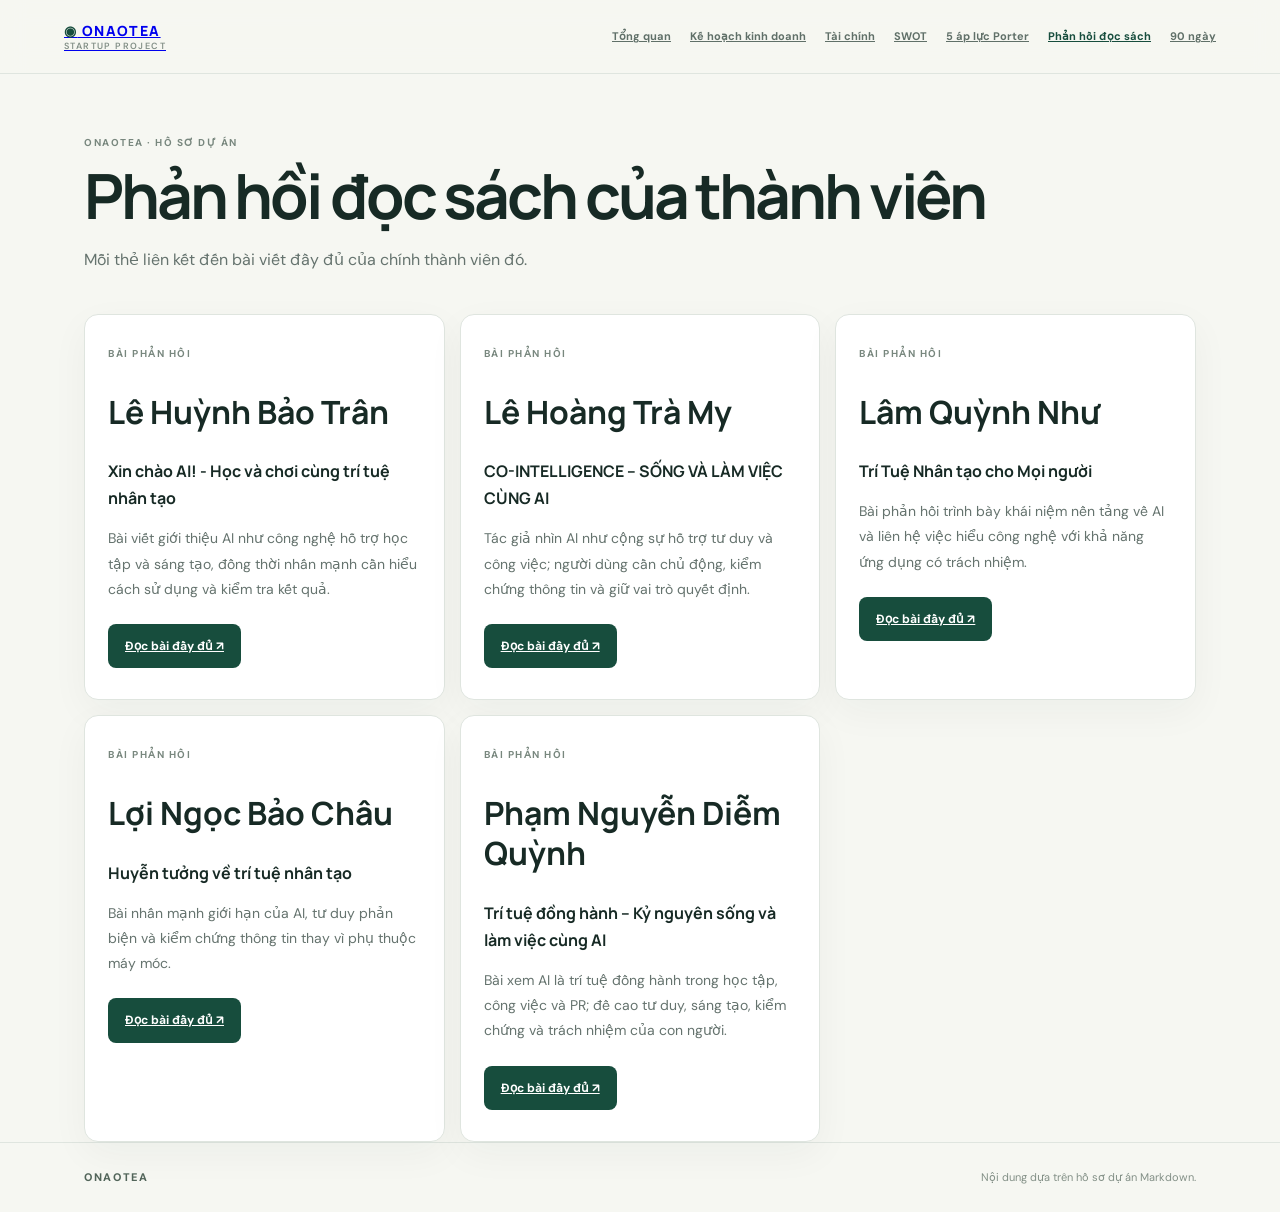
<file: reflections.html>
<!doctype html><html lang="vi"><head><meta charset="utf-8"><meta name="viewport" content="width=device-width,initial-scale=1"><title>reflections · ONAOTEA</title><link rel="stylesheet" href="style.css"></head><body><header><a class="brand" href="index.html">◉ ONAOTEA <small>STARTUP PROJECT</small></a><button onclick="document.body.classList.toggle('open')">☰</button><nav><a class="" href="index.html">Tổng quan</a><a class="" href="business-plan.html">Kế hoạch kinh doanh</a><a class="" href="financial-analysis.html">Tài chính</a><a class="" href="swot.html">SWOT</a><a class="" href="five-forces.html">5 áp lực Porter</a><a class="active" href="reflections.html">Phản hồi đọc sách</a><a class="" href="action-plan.html">90 ngày</a></nav></header><main><div class="heading"><small>ONAOTEA · HỒ SƠ DỰ ÁN</small><h1>Phản hồi đọc sách của thành viên</h1><p>Mỗi thẻ liên kết đến bài viết đầy đủ của chính thành viên đó.</p></div><div class="grid"><article><small>BÀI PHẢN HỒI</small><h2>Lê Huỳnh Bảo Trân</h2><b>Xin chào AI! - Học và chơi cùng trí tuệ nhân tạo</b><p>Bài viết giới thiệu AI như công nghệ hỗ trợ học tập và sáng tạo, đồng thời nhấn mạnh cần hiểu cách sử dụng và kiểm tra kết quả.</p><a class="btn" href="reflection-24040008.html">Đọc bài đầy đủ ↗</a></article><article><small>BÀI PHẢN HỒI</small><h2>Lê Hoàng Trà My</h2><b>CO-INTELLIGENCE – SỐNG VÀ LÀM VIỆC CÙNG AI</b><p>Tác giả nhìn AI như cộng sự hỗ trợ tư duy và công việc; người dùng cần chủ động, kiểm chứng thông tin và giữ vai trò quyết định.</p><a class="btn" href="reflection-24040019.html">Đọc bài đầy đủ ↗</a></article><article><small>BÀI PHẢN HỒI</small><h2>Lâm Quỳnh Như</h2><b>Trí Tuệ Nhân tạo cho Mọi người</b><p>Bài phản hồi trình bày khái niệm nền tảng về AI và liên hệ việc hiểu công nghệ với khả năng ứng dụng có trách nhiệm.</p><a class="btn" href="reflection-24040036.html">Đọc bài đầy đủ ↗</a></article><article><small>BÀI PHẢN HỒI</small><h2>Lợi Ngọc Bảo Châu</h2><b>Huyễn tưởng về trí tuệ nhân tạo</b><p>Bài nhấn mạnh giới hạn của AI, tư duy phản biện và kiểm chứng thông tin thay vì phụ thuộc máy móc.</p><a class="btn" href="reflection-24040040.html">Đọc bài đầy đủ ↗</a></article><article><small>BÀI PHẢN HỒI</small><h2>Phạm Nguyễn Diễm Quỳnh</h2><b>Trí tuệ đồng hành – Kỷ nguyên sống và làm việc cùng AI</b><p>Bài xem AI là trí tuệ đồng hành trong học tập, công việc và PR; đề cao tư duy, sáng tạo, kiểm chứng và trách nhiệm của con người.</p><a class="btn" href="reflection-24040041.html">Đọc bài đầy đủ ↗</a></article></div></main><footer>ONAOTEA <span>Nội dung dựa trên hồ sơ dự án Markdown.</span></footer></body></html>
</file>
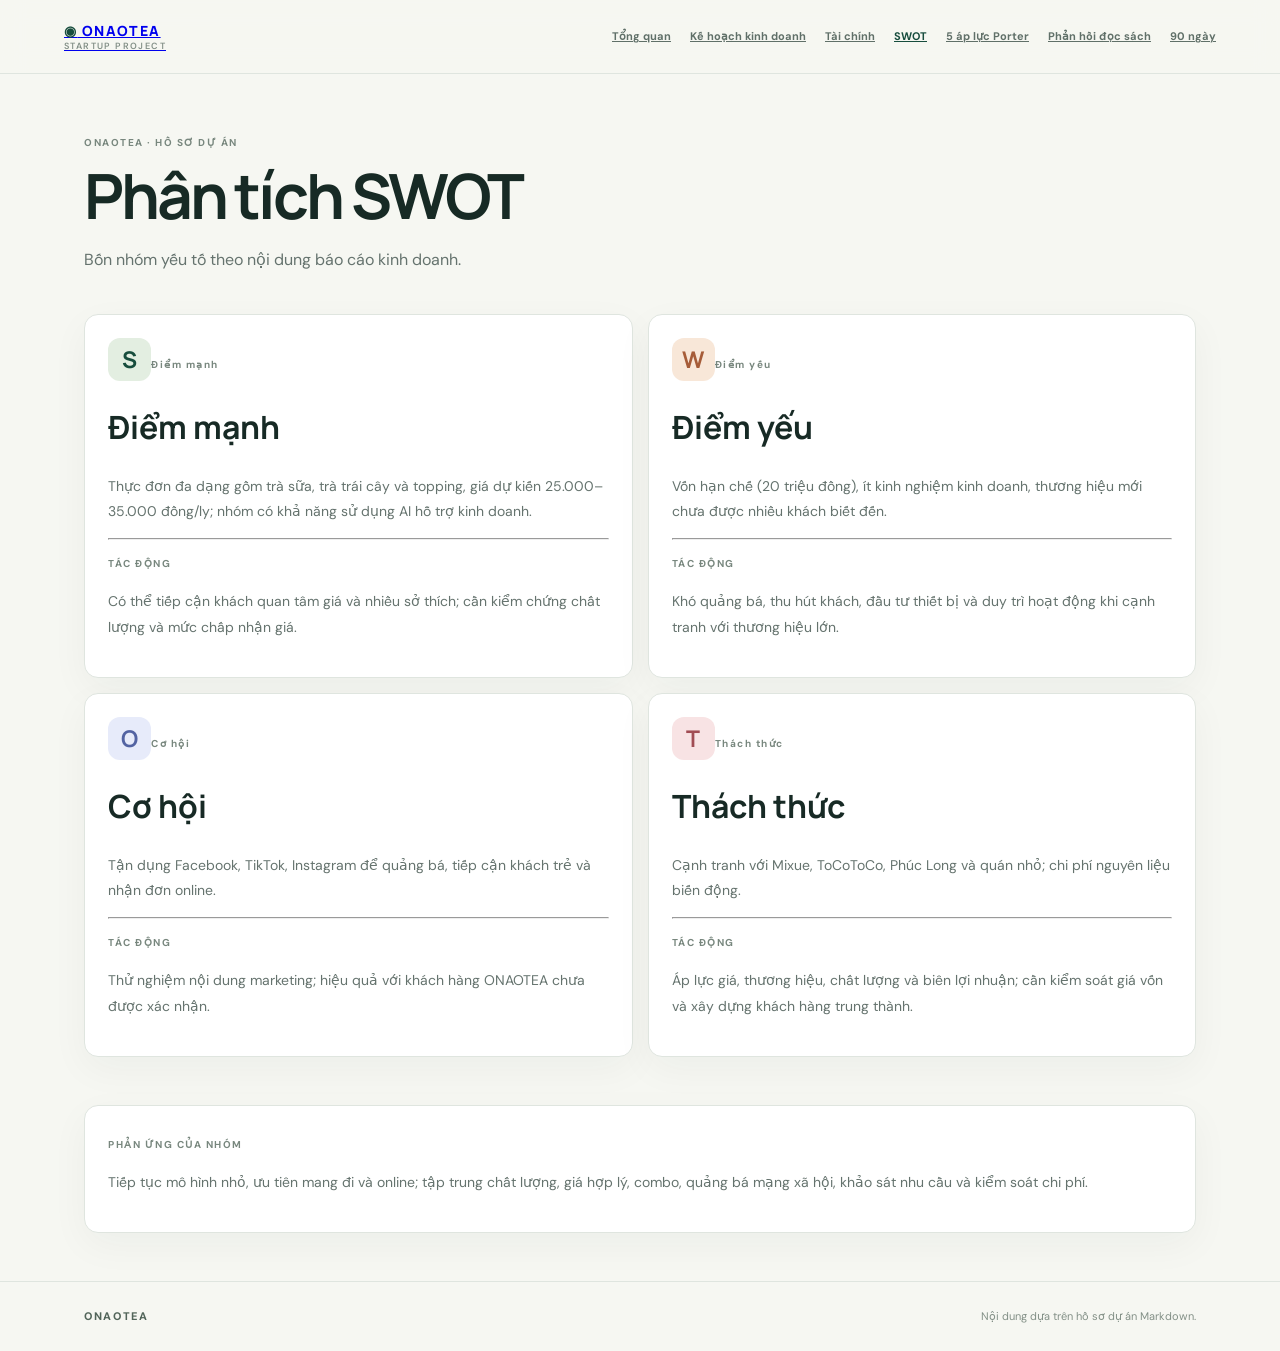
<file: swot.html>
<!doctype html><html lang="vi"><head><meta charset="utf-8"><meta name="viewport" content="width=device-width,initial-scale=1"><title>swot · ONAOTEA</title><link rel="stylesheet" href="style.css"></head><body><header><a class="brand" href="index.html">◉ ONAOTEA <small>STARTUP PROJECT</small></a><button onclick="document.body.classList.toggle('open')">☰</button><nav><a class="" href="index.html">Tổng quan</a><a class="" href="business-plan.html">Kế hoạch kinh doanh</a><a class="" href="financial-analysis.html">Tài chính</a><a class="active" href="swot.html">SWOT</a><a class="" href="five-forces.html">5 áp lực Porter</a><a class="" href="reflections.html">Phản hồi đọc sách</a><a class="" href="action-plan.html">90 ngày</a></nav></header><main><div class="heading"><small>ONAOTEA · HỒ SƠ DỰ ÁN</small><h1>Phân tích SWOT</h1><p>Bốn nhóm yếu tố theo nội dung báo cáo kinh doanh.</p></div><div class="grid swot"><article><b class="letter">S</b><small>Điểm mạnh</small><h2>Điểm mạnh</h2><p>Thực đơn đa dạng gồm trà sữa, trà trái cây và topping, giá dự kiến 25.000–35.000 đồng/ly; nhóm có khả năng sử dụng AI hỗ trợ kinh doanh.</p><hr><small>TÁC ĐỘNG</small><p>Có thể tiếp cận khách quan tâm giá và nhiều sở thích; cần kiểm chứng chất lượng và mức chấp nhận giá.</p></article><article><b class="letter">W</b><small>Điểm yếu</small><h2>Điểm yếu</h2><p>Vốn hạn chế (20 triệu đồng), ít kinh nghiệm kinh doanh, thương hiệu mới chưa được nhiều khách biết đến.</p><hr><small>TÁC ĐỘNG</small><p>Khó quảng bá, thu hút khách, đầu tư thiết bị và duy trì hoạt động khi cạnh tranh với thương hiệu lớn.</p></article><article><b class="letter">O</b><small>Cơ hội</small><h2>Cơ hội</h2><p>Tận dụng Facebook, TikTok, Instagram để quảng bá, tiếp cận khách trẻ và nhận đơn online.</p><hr><small>TÁC ĐỘNG</small><p>Thử nghiệm nội dung marketing; hiệu quả với khách hàng ONAOTEA chưa được xác nhận.</p></article><article><b class="letter">T</b><small>Thách thức</small><h2>Thách thức</h2><p>Cạnh tranh với Mixue, ToCoToCo, Phúc Long và quán nhỏ; chi phí nguyên liệu biến động.</p><hr><small>TÁC ĐỘNG</small><p>Áp lực giá, thương hiệu, chất lượng và biên lợi nhuận; cần kiểm soát giá vốn và xây dựng khách hàng trung thành.</p></article></div><section><article><small>PHẢN ỨNG CỦA NHÓM</small><p>Tiếp tục mô hình nhỏ, ưu tiên mang đi và online; tập trung chất lượng, giá hợp lý, combo, quảng bá mạng xã hội, khảo sát nhu cầu và kiểm soát chi phí.</p></article></section></main><footer>ONAOTEA <span>Nội dung dựa trên hồ sơ dự án Markdown.</span></footer></body></html>
</file>
<file: style.css>
@import url('https://fonts.googleapis.com/css2?family=DM+Sans:wght@400;500;600;700&family=Manrope:wght@500;600;700;800&display=swap');:root{--ink:#172a25;--muted:#65736e;--green:#174d3d;--mint:#dceee4;--paper:#f6f7f2;--line:#dfe5df;--white:#fff}*{box-sizing:border-box}body{margin:0;background:var(--paper);color:var(--ink);font:16px/1.7 'DM Sans',sans-serif}h1,h2,h3,b{font-family:Manrope,sans-serif}h1{font-size:clamp(2.6rem,6vw,4.8rem);line-height:1.08;letter-spacing:-.05em}h2{font-size:clamp(1.45rem,3vw,2rem);line-height:1.25}p{color:var(--muted)}header{height:74px;padding:0 max(calc((100vw - 1160px)/2),5vw);display:flex;align-items:center;justify-content:space-between;position:sticky;top:0;background:#f6f7f2ed;backdrop-filter:blur(12px);border-bottom:1px solid var(--line);z-index:5}.brand{font:800 14px Manrope;letter-spacing:.1em}.brand small{display:block;font:600 9px 'DM Sans';color:#839087}.brand:first-letter{color:var(--green)}nav{display:flex;gap:19px}nav a{font-size:11px;font-weight:700;color:#607068;white-space:nowrap}nav a.active,nav a:hover{color:var(--green)}button{display:none}main{max-width:1160px;margin:auto;padding:0 24px}section{padding:48px 0}.hero{min-height:490px;display:grid;grid-template-columns:1fr .8fr;gap:45px;align-items:center}.hero h1{margin:18px 0}.hero em{font-style:normal;color:#55816a}.hero p{max-width:600px}.hero>div>small,.heading>small,section>small,article>small{font-size:10px;font-weight:700;letter-spacing:.15em;color:#78877e}.cup{height:330px;border-radius:30px;background:radial-gradient(circle at 70% 20%,#c5e28a 0 40px,transparent 41px),linear-gradient(145deg,#e3efe3,#c8dfd0);display:flex;flex-direction:column;align-items:center;justify-content:center;color:#285442;font:800 29px Manrope;transform:none}.cup span{font:italic 13px Georgia}.btn{display:inline-block;background:var(--green);color:white;border-radius:8px;padding:12px 17px;font-weight:700;font-size:12px;margin:8px 0}.note{font-size:12px;background:#edf0e9;padding:15px;border-radius:9px}.grid{display:grid;grid-template-columns:repeat(3,1fr);gap:15px}.grid article,article,.chart{background:white;border:1px solid var(--line);border-radius:14px;padding:23px;box-shadow:0 12px 38px #1835290b}.grid article p,article p{font-size:14px;line-height:1.8}.tile{padding:18px;background:white;border:1px solid var(--line);border-radius:10px;font-weight:700}.dark{max-width:none;margin:25px calc((1160px - 100vw)/2);padding:45px max(calc((100vw - 1112px)/2),6vw);background:#102923;color:white}.dark h2 em{color:#c5e28a}.dark .grid article{background:transparent;border-color:#ffffff30;color:white}.dark p{color:#bdcbc1}.heading{padding:53px 0 25px}.heading h1{font-size:clamp(2.5rem,5vw,3.9rem);margin:8px 0}.heading p{max-width:700px}.metrics{grid-template-columns:repeat(4,1fr)}.metrics article h2{font-size:22px}.chart{display:grid;gap:15px}.chart label{font-size:13px}.chart label b{float:right}.chart i{height:7px;background:#edf0eb;border-radius:9px;display:block;margin:5px 0}.chart u{display:block;height:100%;background:linear-gradient(90deg,#4a896a,#a8cb78);border-radius:9px}.chart small{font-size:10px;color:#819087}.swot{grid-template-columns:1fr 1fr}.letter{display:inline-grid;width:43px;height:43px;place-items:center;background:#e3eee1;border-radius:12px;color:var(--green);font-size:23px}.swot article:nth-child(2) .letter{background:#f8e7d8;color:#a65c38}.swot article:nth-child(3) .letter{background:#e7ebfa;color:#5363a2}.swot article:nth-child(4) .letter{background:#f8e3e4;color:#a14c53}.forces{grid-template-columns:1fr 1fr}.forces article:last-child{grid-column:1/-1}.line{display:flex;justify-content:space-between;color:#819087;font-size:11px}.level{background:#e3eee1;border-radius:30px;padding:5px 11px;color:var(--green);font-size:11px}.notice{background:#fff1dd}.timeline{max-width:850px;margin:30px auto}.timeline article{display:grid;grid-template-columns:55px 1fr;align-items:center;gap:15px;margin:14px 0}.num{display:grid;place-items:center;background:var(--green);color:white;width:43px;height:43px;border-radius:50%}.timeline h2{font-size:19px;margin:8px 0}.meta{max-width:800px;margin:0 auto 16px;display:grid;grid-template-columns:auto 1fr;gap:7px 12px}.reading{max-width:800px;margin:0 auto 20px;padding:clamp(20px,5vw,50px)}.reading h1{font-size:26px;margin:27px 0 12px}.reading h2{font-size:22px;margin-top:32px}.reading p{font-size:14px;line-height:1.9}.bullet{padding-left:15px}footer{border-top:1px solid var(--line);padding:25px max(calc((100vw - 1112px)/2),6vw);font-size:11px;font-weight:800;letter-spacing:.15em;color:#52655a}footer span{float:right;font-weight:400;letter-spacing:0;color:#839087}@media(max-width:850px){header{padding:0 20px}nav{gap:8px}nav a{font-size:9px}.hero{gap:22px}.metrics{grid-template-columns:repeat(2,1fr)}}@media(max-width:650px){header{height:64px}button{display:block;border:0;background:none;font-size:23px;color:var(--green)}nav{display:none;position:absolute;top:63px;left:0;right:0;padding:12px 22px 20px;background:var(--paper);flex-direction:column;gap:0}nav a{font-size:13px;padding:8px}.open nav{display:flex}.hero{grid-template-columns:1fr;padding-top:38px}.cup{height:255px}.grid,.swot,.forces,.metrics{grid-template-columns:1fr}.forces article:last-child{grid-column:auto}.dark{margin:20px -24px;padding:30px 24px}.heading{padding-top:38px}section{padding:35px 0}footer span{float:none;display:block;margin-top:6px}}
</file>
